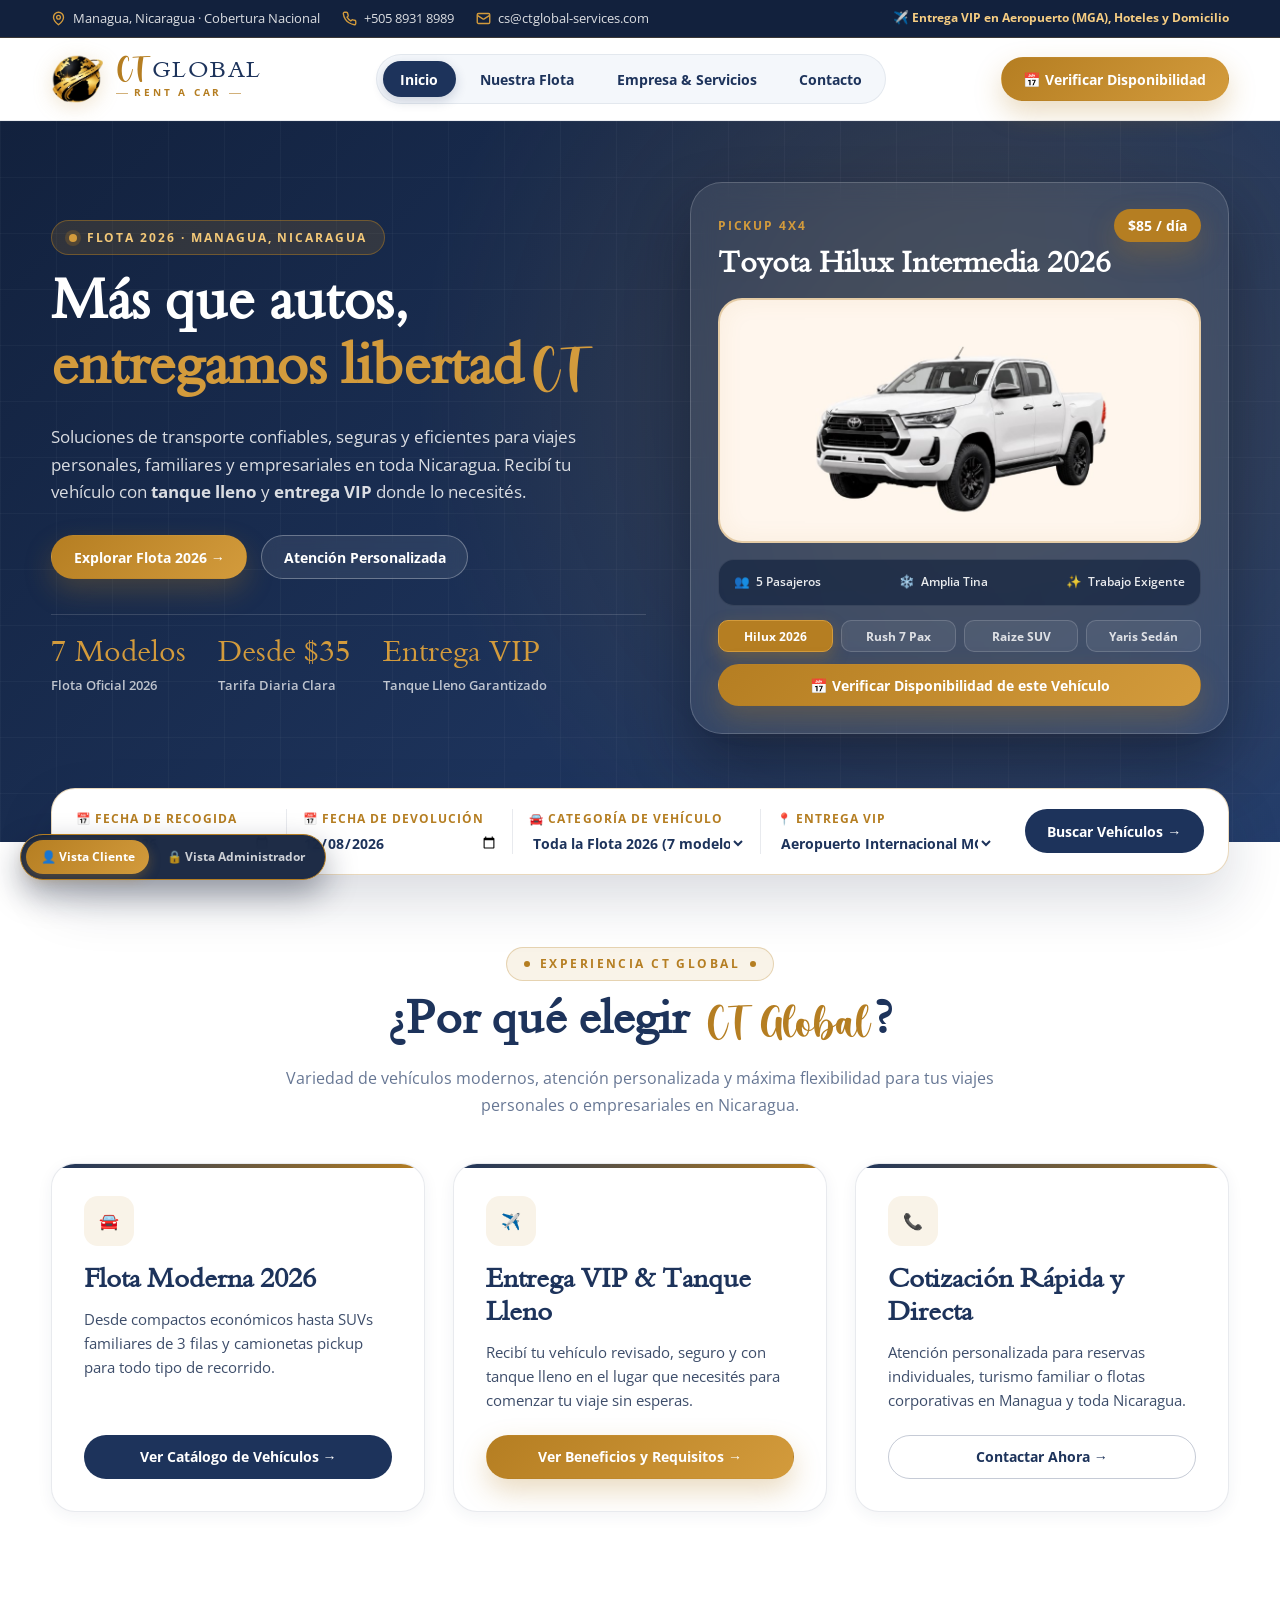
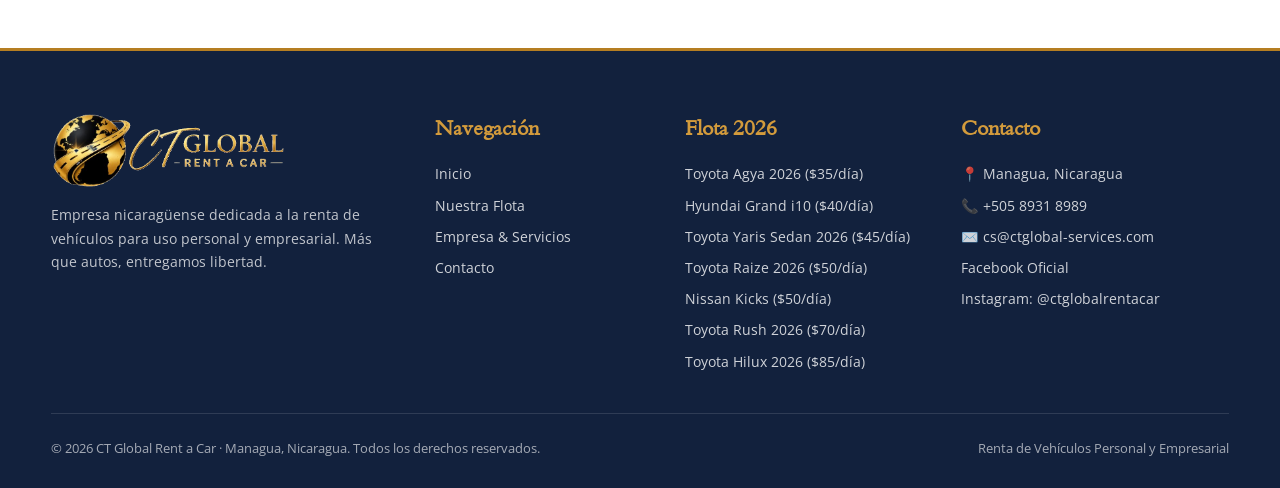
<file: index.html>
<!DOCTYPE html>
<html lang="es">
<head>
  <meta charset="UTF-8" />
  <meta name="viewport" content="width=device-width, initial-scale=1.0" />
  <title>CT Global Rent a Car | Renta de Vehículos en Managua, Nicaragua</title>
  <meta name="description" content="CT Global Rent a Car es una empresa nicaragüense dedicada a la renta de vehículos económicos, sedanes, SUV y pickups 2026 para uso personal y empresarial en Managua, Nicaragua." />

  <!-- Google Fonts: Open Sans & Cormorant Garamond fallback -->
  <link rel="preconnect" href="https://fonts.googleapis.com" />
  <link rel="preconnect" href="https://fonts.gstatic.com" crossorigin />
  <link href="https://fonts.googleapis.com/css2?family=Cormorant+Garamond:wght@500;600;700&family=Open+Sans:ital,wght@0,400;0,500;0,600;0,700;0,800;1,400&display=swap" rel="stylesheet" />

  <!-- Brand Webfonts (Breathing + Traditional Arabic) & Main Styles -->
  <link rel="stylesheet" href="css/styles.css" />
  <link rel="icon" type="image/png" href="assets/images/logo-globe.png" />
</head>
<body>

  <!-- ========================================================================
       1. TOP EXECUTIVE BAR (100% CUSTOMER-FACING)
       ======================================================================== -->
  <div class="topbar">
    <div class="container topbar-inner">
      <div class="topbar-items">
        <span class="topbar-item">
          <svg width="15" height="15" viewBox="0 0 24 24" fill="none" stroke="currentColor" stroke-width="2.2"><path d="M20 10c0 6-8 12-8 12s-8-6-8-12a8 8 0 0 1 16 0Z"/><circle cx="12" cy="10" r="3"/></svg>
          Managua, Nicaragua · Cobertura Nacional
        </span>
        <span class="topbar-item">
          <svg width="15" height="15" viewBox="0 0 24 24" fill="none" stroke="currentColor" stroke-width="2.2"><path d="M22 16.92v3a2 2 0 0 1-2.18 2 19.79 19.79 0 0 1-8.63-3.07 19.5 19.5 0 0 1-6-6 19.79 19.79 0 0 1-3.07-8.67A2 2 0 0 1 4.11 2h3a2 2 0 0 1 2 1.72 12.84 12.84 0 0 0 .7 2.81 2 2 0 0 1-.45 2.11L8.09 9.91a16 16 0 0 0 6 6l1.27-1.27a2 2 0 0 1 2.11-.45 12.84 12.84 0 0 0 2.81.7A2 2 0 0 1 22 16.92z"/></svg>
          <a href="tel:+50589318989">+505 8931 8989</a>
        </span>
        <span class="topbar-item">
          <svg width="15" height="15" viewBox="0 0 24 24" fill="none" stroke="currentColor" stroke-width="2.2"><rect width="20" height="16" x="2" y="4" rx="2"/><path d="m22 7-8.97 5.7a1.94 1.94 0 0 1-2.06 0L2 7"/></svg>
          <a href="mailto:cs@ctglobal-services.com">cs@ctglobal-services.com</a>
        </span>
      </div>
      <div class="topbar-right">
        <span style="font-size: 0.78rem; color: #f6cd82; font-weight: 700;">
          ✈️ Entrega VIP en Aeropuerto (MGA), Hoteles y Domicilio
        </span>
      </div>
    </div>
  </div>

  <!-- ========================================================================
       2. STICKY NAVBAR (CUSTOMER NAVIGATION ONLY)
       ======================================================================== -->
  <header class="navbar" id="navbar">
    <div class="container navbar-inner">
      <div class="brand-logo" data-screen-target="inicio" role="button" tabindex="0" aria-label="Ir a Inicio">
        <img src="assets/images/logo-globe.png" alt="CT Global Emblem" class="brand-globe" />
        <div class="brand-wordmark">
          <div class="brand-wordmark-top">
            <span class="brand-ct">CT</span>
            <span class="brand-global">GLOBAL</span>
          </div>
          <span class="brand-sub">RENT A CAR</span>
        </div>
      </div>

      <nav class="nav-links" id="navLinks" aria-label="Navegación principal">
        <button type="button" class="nav-tab-btn active" data-screen-target="inicio">
          Inicio
        </button>
        <button type="button" class="nav-tab-btn" data-screen-target="flota">
          Nuestra Flota
        </button>
        <button type="button" class="nav-tab-btn" data-screen-target="nosotros">
          Empresa &amp; Servicios
        </button>
        <button type="button" class="nav-tab-btn" data-screen-target="contacto">
          Contacto
        </button>
      </nav>

      <div class="nav-actions">
        <button type="button" class="btn btn-gold" data-screen-target="flota">
          📅 Verificar Disponibilidad
        </button>

        <button class="mobile-toggle" id="mobileToggle" aria-label="Abrir menú">
          <svg width="22" height="22" viewBox="0 0 24 24" fill="none" stroke="currentColor" stroke-width="2.2"><line x1="3" y1="6" x2="21" y2="6"/><line x1="3" y1="12" x2="21" y2="12"/><line x1="3" y1="18" x2="21" y2="18"/></svg>
        </button>
      </div>
    </div>
  </header>

  <!-- ========================================================================
       PANTALLA 1: INICIO (CUSTOMER HOME)
       ======================================================================== -->
  <main class="app-screen active" id="screen-inicio">
    <section class="hero">
      <div class="container hero-grid">
        <!-- Left Column -->
        <div class="hero-copy">
          <div class="hero-badge">
            <span class="hero-badge-dot"></span>
            Flota 2026 · Managua, Nicaragua
          </div>

          <h1 class="hero-title">
            Más que autos,
            <span class="gold-serif">entregamos libertad<span class="script-word">CT</span></span>
          </h1>

          <p class="hero-description">
            Soluciones de transporte confiables, seguras y eficientes para viajes personales, familiares y empresariales en toda Nicaragua. Recibí tu vehículo con <strong>tanque lleno</strong> y <strong>entrega VIP</strong> donde lo necesités.
          </p>

          <div class="hero-cta-group">
            <button type="button" class="btn btn-gold" data-screen-target="flota">
              Explorar Flota 2026 →
            </button>
            <button type="button" class="btn btn-outline-white" data-screen-target="contacto">
              Atención Personalizada
            </button>
          </div>

          <div class="hero-metrics">
            <div>
              <div class="hero-metric-value">7 Modelos</div>
              <div class="hero-metric-label">Flota Oficial 2026</div>
            </div>
            <div>
              <div class="hero-metric-value">Desde $35</div>
              <div class="hero-metric-label">Tarifa Diaria Clara</div>
            </div>
            <div>
              <div class="hero-metric-value">Entrega VIP</div>
              <div class="hero-metric-label">Tanque Lleno Garantizado</div>
            </div>
          </div>
        </div>

        <!-- Right Column: Studio Showroom Pod -->
        <div class="hero-showcase">
          <div class="hero-stage-card">
            <div class="hero-stage-top">
              <span class="hero-car-category" id="heroCarCategory">Pickup 4x4</span>
              <span class="hero-car-price-pill" id="heroCarPrice">$85 / día</span>
            </div>
            <h2 class="hero-car-name" id="heroCarName">Toyota Hilux Intermedia 2026</h2>

            <div class="hero-car-frame">
              <img
                src="assets/images/car-hilux.png"
                alt="Toyota Hilux Intermedia 2026"
                class="hero-car-img"
                id="heroCarImg"
              />
            </div>

            <div class="hero-car-specs">
              <span class="hero-spec-chip">
                👥 <span id="heroSpec1">5 Pasajeros</span>
              </span>
              <span class="hero-spec-chip">
                ❄️ <span id="heroSpec2">Amplia Tina</span>
              </span>
              <span class="hero-spec-chip">
                ✨ <span id="heroSpec3">Trabajo Exigente</span>
              </span>
            </div>

            <div class="hero-switcher" role="tablist" aria-label="Destacados de la flota" style="margin-bottom: 0.75rem;">
              <button type="button" class="hero-switch-btn active">Hilux 2026</button>
              <button type="button" class="hero-switch-btn">Rush 7 Pax</button>
              <button type="button" class="hero-switch-btn">Raize SUV</button>
              <button type="button" class="hero-switch-btn">Yaris Sedán</button>
            </div>

            <button type="button" class="btn btn-gold" id="heroCheckBtn" style="width: 100%; padding: 0.65rem;">
              📅 Verificar Disponibilidad de este Vehículo
            </button>
          </div>
        </div>
      </div>
    </section>

    <!-- Floating Quick Date Search Bar -->
    <div class="container quick-bar-wrapper">
      <div class="quick-bar">
        <div class="quick-field">
          <span class="quick-label">📅 Fecha de Recogida</span>
          <input type="date" id="homeStartDate" class="quick-input" aria-label="Fecha de Recogida" />
        </div>

        <div class="quick-field">
          <span class="quick-label">📅 Fecha de Devolución</span>
          <input type="date" id="homeEndDate" class="quick-input" aria-label="Fecha de Devolución" />
        </div>

        <div class="quick-field">
          <span class="quick-label">🚘 Categoría de Vehículo</span>
          <select class="quick-select" id="homeCategorySelect" aria-label="Categoría de Vehículo">
            <option value="all">Toda la Flota 2026 (7 modelos)</option>
            <option value="economico">Económicos ($35 - $40/día)</option>
            <option value="sedan">Sedán Ejecutivo ($45/día)</option>
            <option value="suv">SUV &amp; Familiar 7 Pax ($50 - $70/día)</option>
            <option value="pickup">Pickup / Camioneta 4x4 ($85/día)</option>
          </select>
        </div>

        <div class="quick-field">
          <span class="quick-label">📍 Entrega VIP</span>
          <select class="quick-select" aria-label="Lugar de Entrega VIP">
            <option>Aeropuerto Internacional MGA</option>
            <option>Managua Centro / Hotel</option>
            <option>Entrega VIP a Domicilio</option>
          </select>
        </div>

        <button type="button" class="btn btn-navy" id="homeSearchBtn">
          Buscar Vehículos →
        </button>
      </div>
    </div>

    <!-- Customer Value Propositions on Home -->
    <section class="home-hub-section">
      <div class="container">
        <div class="section-header">
          <span class="section-eyebrow">Experiencia CT Global</span>
          <h2 class="section-title">¿Por qué elegir <span class="script-accent">CT Global</span>?</h2>
          <p class="section-subtitle">
            Variedad de vehículos modernos, atención personalizada y máxima flexibilidad para tus viajes personales o empresariales en Nicaragua.
          </p>
        </div>

        <div class="hub-cards-grid">
          <div class="hub-card">
            <div>
              <div class="hub-card-icon">🚘</div>
              <h3 class="hub-card-title">Flota Moderna 2026</h3>
              <p class="hub-card-text">
                Desde compactos económicos hasta SUVs familiares de 3 filas y camionetas pickup para todo tipo de recorrido.
              </p>
            </div>
            <button type="button" class="btn btn-navy" data-screen-target="flota">
              Ver Catálogo de Vehículos →
            </button>
          </div>

          <div class="hub-card">
            <div>
              <div class="hub-card-icon">✈️</div>
              <h3 class="hub-card-title">Entrega VIP &amp; Tanque Lleno</h3>
              <p class="hub-card-text">
                Recibí tu vehículo revisado, seguro y con tanque lleno en el lugar que necesités para comenzar tu viaje sin esperas.
              </p>
            </div>
            <button type="button" class="btn btn-gold" data-screen-target="nosotros">
              Ver Beneficios y Requisitos →
            </button>
          </div>

          <div class="hub-card">
            <div>
              <div class="hub-card-icon">📞</div>
              <h3 class="hub-card-title">Cotización Rápida y Directa</h3>
              <p class="hub-card-text">
                Atención personalizada para reservas individuales, turismo familiar o flotas corporativas en Managua y toda Nicaragua.
              </p>
            </div>
            <button type="button" class="btn btn-outline-navy" data-screen-target="contacto">
              Contactar Ahora →
            </button>
          </div>
        </div>
      </div>
    </section>
  </main>

  <!-- ========================================================================
       PANTALLA 2: NUESTRA FLOTA (MINIMAL CARDS + "VERIFICAR DISPONIBILIDAD")
       ======================================================================== -->
  <section class="app-screen" id="screen-flota">
    <div class="fleet-screen-section">
      <div class="container">
        <div class="section-header">
          <span class="section-eyebrow">Catálogo Oficial 2026</span>
          <h2 class="section-title">Nuestra Flota de <span class="script-accent">Vehículos</span></h2>
          <p class="section-subtitle">
            Seleccioná el vehículo de tu interés y hacé clic en <strong>"Verificar Disponibilidad"</strong> para ver todas sus cualidades, consultar fechas disponibles y reservar.
          </p>
        </div>

        <!-- Category Tabs -->
        <div class="fleet-filters" role="tablist">
          <button type="button" class="filter-tab active" data-filter="all">Todos (7)</button>
          <button type="button" class="filter-tab" data-filter="economico">Económicos (2)</button>
          <button type="button" class="filter-tab" data-filter="sedan">Sedán (1)</button>
          <button type="button" class="filter-tab" data-filter="suv">SUV &amp; Familiar (3)</button>
          <button type="button" class="filter-tab" data-filter="pickup">Camionetas / Pickup (1)</button>
        </div>

        <!-- Minimal 7 Vehicle Cards Container -->
        <div class="fleet-grid" id="fleetGridContainer"></div>
      </div>
    </div>
  </section>

  <!-- ========================================================================
       PANTALLA 3: EMPRESA, SERVICIOS, BENEFICIOS & REQUISITOS
       ======================================================================== -->
  <section class="app-screen" id="screen-nosotros">
    <div class="about-section">
      <div class="container">
        <div class="about-top-grid">
          <div class="about-visual">
            <div class="about-photo-frame">
              <img src="assets/images/about-parking.png" alt="Flota CT Global Rent a Car en Nicaragua" />
            </div>
            <div class="about-overlay-badge">
              <span class="badge-title">CTGLOBAL</span>
              <span class="badge-sub">Rent a Car · Nicaragua</span>
            </div>
          </div>

          <div class="about-content">
            <span class="section-eyebrow">Identidad Corporativa</span>
            <h2 class="section-title" style="text-align: left;">Sobre <span class="script-accent">Nosotros</span></h2>
            <p class="about-lead">
              CT Global Rent a Car es una empresa nicaragüense dedicada a la renta de vehículos, orientada a brindar soluciones de transporte confiables, seguras y eficientes para quienes nos eligen.
            </p>
            <p class="about-text">
              Nuestro compromiso está enfocado en el cumplimiento, la calidad del servicio y la satisfacción del cliente.
            </p>

            <div class="corp-info-card">
              <div class="corp-info-header">
                <h3>Información general de la empresa</h3>
                <span style="font-size: 0.74rem; letter-spacing: 0.14em; text-transform: uppercase; color: var(--color-gold-light); font-weight: 700;">Ficha Oficial</span>
              </div>
              <div class="corp-row">
                <div class="corp-key">Nombre comercial</div>
                <div class="corp-val">CT Global Rent a Car</div>
              </div>
              <div class="corp-row">
                <div class="corp-key">Actividad comercial</div>
                <div class="corp-val">Alquiler de vehículos</div>
              </div>
              <div class="corp-row">
                <div class="corp-key">Ubicación</div>
                <div class="corp-val">Managua, Nicaragua</div>
              </div>
              <div class="corp-row">
                <div class="corp-key">Sector</div>
                <div class="corp-val">Transporte y servicios de alquiler</div>
              </div>
              <div class="corp-row">
                <div class="corp-key">Servicio principal</div>
                <div class="corp-val">Renta de vehículos para uso personal y empresarial</div>
              </div>
            </div>
          </div>
        </div>

        <!-- Visión & Misión -->
        <div class="vision-mission-box">
          <img src="assets/images/banner-suvs.png" alt="Flota SUV CT Global Rent a Car" class="vm-banner-img" />
          <div class="vm-grid">
            <div>
              <div class="vm-card-header">
                <div class="vm-icon">👁️</div>
                <h3 class="vm-title">Visión</h3>
              </div>
              <p>
                Ser una empresa líder en el servicio de renta vehicular, reconocida por la calidad del servicio, la confiabilidad de nuestra flota y el compromiso con nuestros clientes, consolidándonos como un aliado estratégico en soluciones de movilidad a nivel nacional.
              </p>
            </div>
            <div class="vm-divider"></div>
            <div>
              <div class="vm-card-header">
                <div class="vm-icon">🎯</div>
                <h3 class="vm-title">Misión</h3>
              </div>
              <p>
                Brindar servicios de renta de vehículos en Nicaragua, ofreciendo óptimas condiciones operativas, con cumplimiento de los términos contractuales, tarifas competitivas y atención profesional, orientados a satisfacer las necesidades de movilidad de nuestros usuarios.
              </p>
            </div>
          </div>
        </div>

        <!-- Nuestros Servicios -->
        <div class="section-header">
          <span class="section-eyebrow">Soluciones de Movilidad</span>
          <h2 class="section-title">Nuestros <span class="script-accent">Servicios</span></h2>
        </div>

        <div class="services-grid">
          <div class="service-card">
            <div class="service-icon">🚗</div>
            <h3 class="service-title">Alquiler de vehículos económicos</h3>
            <p class="service-desc">Opciones prácticas y cómodas para movilizarse por la ciudad y realizar actividades cotidianas.</p>
          </div>

          <div class="service-card">
            <div class="service-icon">🛻</div>
            <h3 class="service-title">Alquiler de camionetas</h3>
            <p class="service-desc">Alternativas para trabajos, actividades comerciales y necesidades de transporte.</p>
          </div>

          <div class="service-card">
            <div class="service-icon">🚙</div>
            <h3 class="service-title">Alquiler de SUV</h3>
            <p class="service-desc">Vehículos espaciosos y versátiles para viajes, familias y aventuras.</p>
          </div>

          <div class="service-card">
            <div class="service-icon">🚐</div>
            <h3 class="service-title">Alquiler de vehículos amplios</h3>
            <p class="service-desc">Opciones para grupos, familias y necesidades de mayor capacidad.</p>
          </div>
        </div>

        <!-- Beneficios & Requisitos -->
        <div class="ben-req-layout">
          <div class="panel-card">
            <h3 class="panel-title">Beneficios</h3>
            <p class="panel-desc">Estándares incluidos en cada entrega de vehículo:</p>
            <div class="benefits-list">
              <div class="benefit-item">
                <div class="benefit-icon">✓</div>
                <h4 class="benefit-name">Brindamos comodidad</h4>
                <p class="benefit-text">Nos encargamos de que tu experiencia sea cómoda desde el primer kilómetro.</p>
              </div>
              <div class="benefit-item">
                <div class="benefit-icon">✓</div>
                <h4 class="benefit-name">Seguridad garantizada</h4>
                <p class="benefit-text">Vehículos revisados y en excelentes condiciones para que manejes con tranquilidad en cada viaje.</p>
              </div>
              <div class="benefit-item">
                <div class="benefit-icon">✓</div>
                <h4 class="benefit-name">Entrega VIP</h4>
                <p class="benefit-text">Más facilidad para vos: entregamos tu vehículo en el lugar que necesités.</p>
              </div>
              <div class="benefit-item">
                <div class="benefit-icon">✓</div>
                <h4 class="benefit-name">Tanque lleno</h4>
                <p class="benefit-text">Recibí tu vehículo preparado para la aventura, con tanque lleno para comenzar tu recorrido sin esperar.</p>
              </div>
            </div>
          </div>

          <div class="panel-card navy-panel">
            <h3 class="panel-title">Requisitos</h3>
            <p class="panel-desc">3 requisitos simples para formalizar tu alquiler:</p>
            <div class="req-steps">
              <div class="req-step">
                <span class="req-num">1</span>
                <div>
                  <h4 class="req-step-title">Documento de identidad</h4>
                  <p class="req-step-desc">Cédula de identidad o pasaporte.</p>
                </div>
              </div>
              <div class="req-step">
                <span class="req-num">2</span>
                <div>
                  <h4 class="req-step-title">Licencia de conducir</h4>
                  <p class="req-step-desc">Vigente y en buen estado.</p>
                </div>
              </div>
              <div class="req-step">
                <span class="req-num">3</span>
                <div>
                  <h4 class="req-step-title">Depósito y Pago de alquiler</h4>
                  <p class="req-step-desc">Según las condiciones de tu reserva.</p>
                </div>
              </div>
            </div>
          </div>
        </div>
      </div>
    </div>
  </section>

  <!-- ========================================================================
       PANTALLA 4: CONTACTO DIRECTO & QR INSTAGRAM
       ======================================================================== -->
  <section class="app-screen" id="screen-contacto">
    <div class="contact-section">
      <div class="container">
        <div class="contact-card">
          <div>
            <span class="section-eyebrow">Atención Personalizada</span>
            <h2 class="section-title" style="text-align: left;">Contacto <span class="script-accent">Oficial</span></h2>
            <p class="section-subtitle" style="text-align: left;">
              Comunicate directamente con nuestro equipo en Managua, Nicaragua para cotizaciones personales o corporativas.
            </p>

            <div class="contact-channels">
              <a href="https://wa.me/50589318989" target="_blank" rel="noopener" class="channel-item">
                <span class="channel-icon">📞</span>
                <div>
                  <span class="channel-label">Teléfono &amp; WhatsApp</span>
                  <span class="channel-value">+505 8931 8989</span>
                </div>
              </a>

              <a href="mailto:cs@ctglobal-services.com" class="channel-item">
                <span class="channel-icon">✉️</span>
                <div>
                  <span class="channel-label">Correo Electrónico</span>
                  <span class="channel-value">cs@ctglobal-services.com</span>
                </div>
              </a>

              <a href="https://www.facebook.com/share/19JTYWDM8F/?mibextid=wwXIfr" target="_blank" rel="noopener" class="channel-item">
                <span class="channel-icon">f</span>
                <div>
                  <span class="channel-label">Facebook Oficial</span>
                  <span class="channel-value">CT Global Rent a Car</span>
                </div>
              </a>

              <a href="https://www.instagram.com/ctglobalrentacar" target="_blank" rel="noopener" class="channel-item">
                <span class="channel-icon">IG</span>
                <div>
                  <span class="channel-label">Instagram</span>
                  <span class="channel-value">@ctglobalrentacar</span>
                </div>
              </a>
            </div>
          </div>

          <div class="qr-showcase">
            <img src="assets/images/qr-instagram.png" alt="Código QR Instagram @ctglobalrentacar" />
            <span class="qr-caption">Escaneá para seguirnos en Instagram</span>
          </div>
        </div>
      </div>
    </div>
  </section>

  <!-- ========================================================================
       MODAL DE DETALLE COMPLETO DEL VEHÍCULO & VERIFICADOR DE DISPONIBILIDAD
       (Opened ONLY when clicking "Verificar Disponibilidad")
       ======================================================================== -->
  <div class="modal-overlay" id="clientBookingModal" role="dialog" aria-modal="true">
    <div class="modal-box modal-wide">
      <div class="modal-header">
        <div>
          <span id="modalCarCategory" style="font-size: 0.72rem; text-transform: uppercase; letter-spacing: 0.14em; color: var(--color-gold-light); font-weight: 700; display: block;">Categoría</span>
          <h3 class="modal-title" id="bookingModalCarTitle">Detalle y Disponibilidad</h3>
        </div>
        <button type="button" class="modal-close" onclick="closeClientBookingModal()" aria-label="Cerrar">×</button>
      </div>

      <div class="modal-body">
        <div class="detail-modal-grid">
          <!-- Left Column: Full Vehicle Information & Cualidades Completas -->
          <div class="detail-car-showcase">
            <div class="detail-car-stage">
              <img src="assets/images/car-agya.png" alt="Vehículo" id="modalCarImg" />
            </div>

            <div class="detail-price-row">
              <span style="font-size: 0.84rem; font-weight: 700; color: var(--color-navy);">Tarifa de Alquiler:</span>
              <span id="modalCarPrice" style="font-family: var(--font-global); font-size: 2rem; font-weight: 700; color: var(--color-gold); line-height: 1;">$35 / día</span>
            </div>

            <div class="detail-qualities-title">Cualidades Completas del Vehículo:</div>
            <ul class="car-qualities-list" id="modalCarQualities" style="margin-bottom: 1.1rem;"></ul>

            <div style="background: var(--color-white); border-radius: 10px; padding: 0.75rem 0.9rem; font-size: 0.78rem; border: 1px solid rgba(29,51,91,0.08);">
              <strong style="color: var(--color-navy); display: block; margin-bottom: 0.2rem;">✓ Incluye con tu reserva:</strong>
              Tanque lleno de fábrica · Entrega VIP · Vehículo revisado y garantizado.
            </div>
          </div>

          <!-- Right Column: Interactive Date Availability Checker & Booking Form -->
          <div>
            <div class="mini-cal-wrapper" style="margin-bottom: 1.1rem;">
              <div class="mini-cal-header">
                <span>Disponibilidad próximos 10 días:</span>
                <span>🟢 Libre · 🔴 Reservado</span>
              </div>
              <div class="mini-cal-strip" id="modalMiniCalendar"></div>
            </div>

            <form id="clientBookingForm">
              <input type="hidden" id="bookingCarId" />

              <div class="form-grid" style="margin-bottom: 0.9rem;">
                <div class="form-group">
                  <label for="bookingStartDate">📅 Fecha de Recogida</label>
                  <input type="date" id="bookingStartDate" class="form-control" required />
                </div>

                <div class="form-group">
                  <label for="bookingEndDate">📅 Fecha de Devolución</label>
                  <input type="date" id="bookingEndDate" class="form-control" required />
                </div>
              </div>

              <!-- Live Availability Verdict Box -->
              <div id="bookingStatusBanner" class="car-date-status-box free-box"></div>

              <div class="form-grid">
                <div class="form-group">
                  <label for="bookingClientName">Tu Nombre Completo</label>
                  <input type="text" id="bookingClientName" class="form-control" placeholder="Ej. Andrea Morales" required />
                </div>

                <div class="form-group">
                  <label for="bookingClientPhone">Teléfono / WhatsApp</label>
                  <input type="text" id="bookingClientPhone" class="form-control" placeholder="Ej. +505 8811 2233" required />
                </div>

                <div class="form-group">
                  <label for="bookingClientDoc">Cédula o Pasaporte</label>
                  <input type="text" id="bookingClientDoc" class="form-control" placeholder="Ej. 001-101090-0011X" required />
                </div>

                <div class="form-group">
                  <label for="bookingPickup">Punto de Entrega VIP</label>
                  <select id="bookingPickup" class="form-control">
                    <option>Aeropuerto Internacional MGA, Managua</option>
                    <option>Entrega VIP a Domicilio / Hotel en Managua</option>
                    <option>Oficina Principal CT Global · Managua</option>
                  </select>
                </div>

                <div class="form-group full-width">
                  <label for="bookingDestination">Ciudad / Destino de Viaje en Nicaragua</label>
                  <input type="text" id="bookingDestination" class="form-control" placeholder="Ej. Granada &amp; Masaya" required />
                </div>
              </div>

              <div class="modal-summary-bar">
                <span id="bookingSummaryText">Duración: 3 días · Total: $105 USD</span>
              </div>

              <div class="modal-footer">
                <button type="button" class="btn btn-outline-navy" onclick="closeClientBookingModal()">Cerrar</button>
                <button type="submit" class="btn btn-gold" id="bookingSubmitBtn">Confirmar Reserva</button>
              </div>
            </form>
          </div>
        </div>
      </div>
    </div>
  </div>

  <!-- Toast Notification -->
  <div class="toast-msg" id="toastMsg" role="status" aria-live="polite"></div>

  <!-- ========================================================================
       FOOTER (100% CUSTOMER-FACING)
       ======================================================================== -->
  <footer class="footer">
    <div class="container">
      <div class="footer-grid">
        <div>
          <img src="assets/images/logo-full.png" alt="CT Global Rent a Car" class="footer-logo-img" />
          <p class="footer-about-text">
            Empresa nicaragüense dedicada a la renta de vehículos para uso personal y empresarial. Más que autos, entregamos libertad.
          </p>
        </div>

        <div>
          <h4 class="footer-heading">Navegación</h4>
          <ul class="footer-links">
            <li><button type="button" data-screen-target="inicio">Inicio</button></li>
            <li><button type="button" data-screen-target="flota">Nuestra Flota</button></li>
            <li><button type="button" data-screen-target="nosotros">Empresa &amp; Servicios</button></li>
            <li><button type="button" data-screen-target="contacto">Contacto</button></li>
          </ul>
        </div>

        <div>
          <h4 class="footer-heading">Flota 2026</h4>
          <ul class="footer-links">
            <li><button type="button" data-screen-target="flota">Toyota Agya 2026 ($35/día)</button></li>
            <li><button type="button" data-screen-target="flota">Hyundai Grand i10 ($40/día)</button></li>
            <li><button type="button" data-screen-target="flota">Toyota Yaris Sedan 2026 ($45/día)</button></li>
            <li><button type="button" data-screen-target="flota">Toyota Raize 2026 ($50/día)</button></li>
            <li><button type="button" data-screen-target="flota">Nissan Kicks ($50/día)</button></li>
            <li><button type="button" data-screen-target="flota">Toyota Rush 2026 ($70/día)</button></li>
            <li><button type="button" data-screen-target="flota">Toyota Hilux 2026 ($85/día)</button></li>
          </ul>
        </div>

        <div>
          <h4 class="footer-heading">Contacto</h4>
          <ul class="footer-links">
            <li>📍 Managua, Nicaragua</li>
            <li><a href="tel:+50589318989">📞 +505 8931 8989</a></li>
            <li><a href="mailto:cs@ctglobal-services.com">✉️ cs@ctglobal-services.com</a></li>
            <li><a href="https://www.facebook.com/share/19JTYWDM8F/?mibextid=wwXIfr" target="_blank" rel="noopener">Facebook Oficial</a></li>
            <li><a href="https://www.instagram.com/ctglobalrentacar" target="_blank" rel="noopener">Instagram: @ctglobalrentacar</a></li>
          </ul>
        </div>
      </div>

      <div class="footer-bottom">
        <span>© 2026 CT Global Rent a Car · Managua, Nicaragua. Todos los derechos reservados.</span>
        <span>Renta de Vehículos Personal y Empresarial</span>
      </div>
    </div>
  </footer>

  <!-- Discreet Floating Demo Switcher (For Presentation Switch Between Client View and Admin View) -->
  <div class="demo-floating-switcher" aria-label="Selector de entorno demo">
    <a href="index.html" class="demo-switch-link active">
      👤 Vista Cliente
    </a>
    <a href="admin.html" class="demo-switch-link">
      🔒 Vista Administrador
    </a>
  </div>

  <script src="js/data.js"></script>
  <script src="js/main.js"></script>
</body>
</html>
</file>
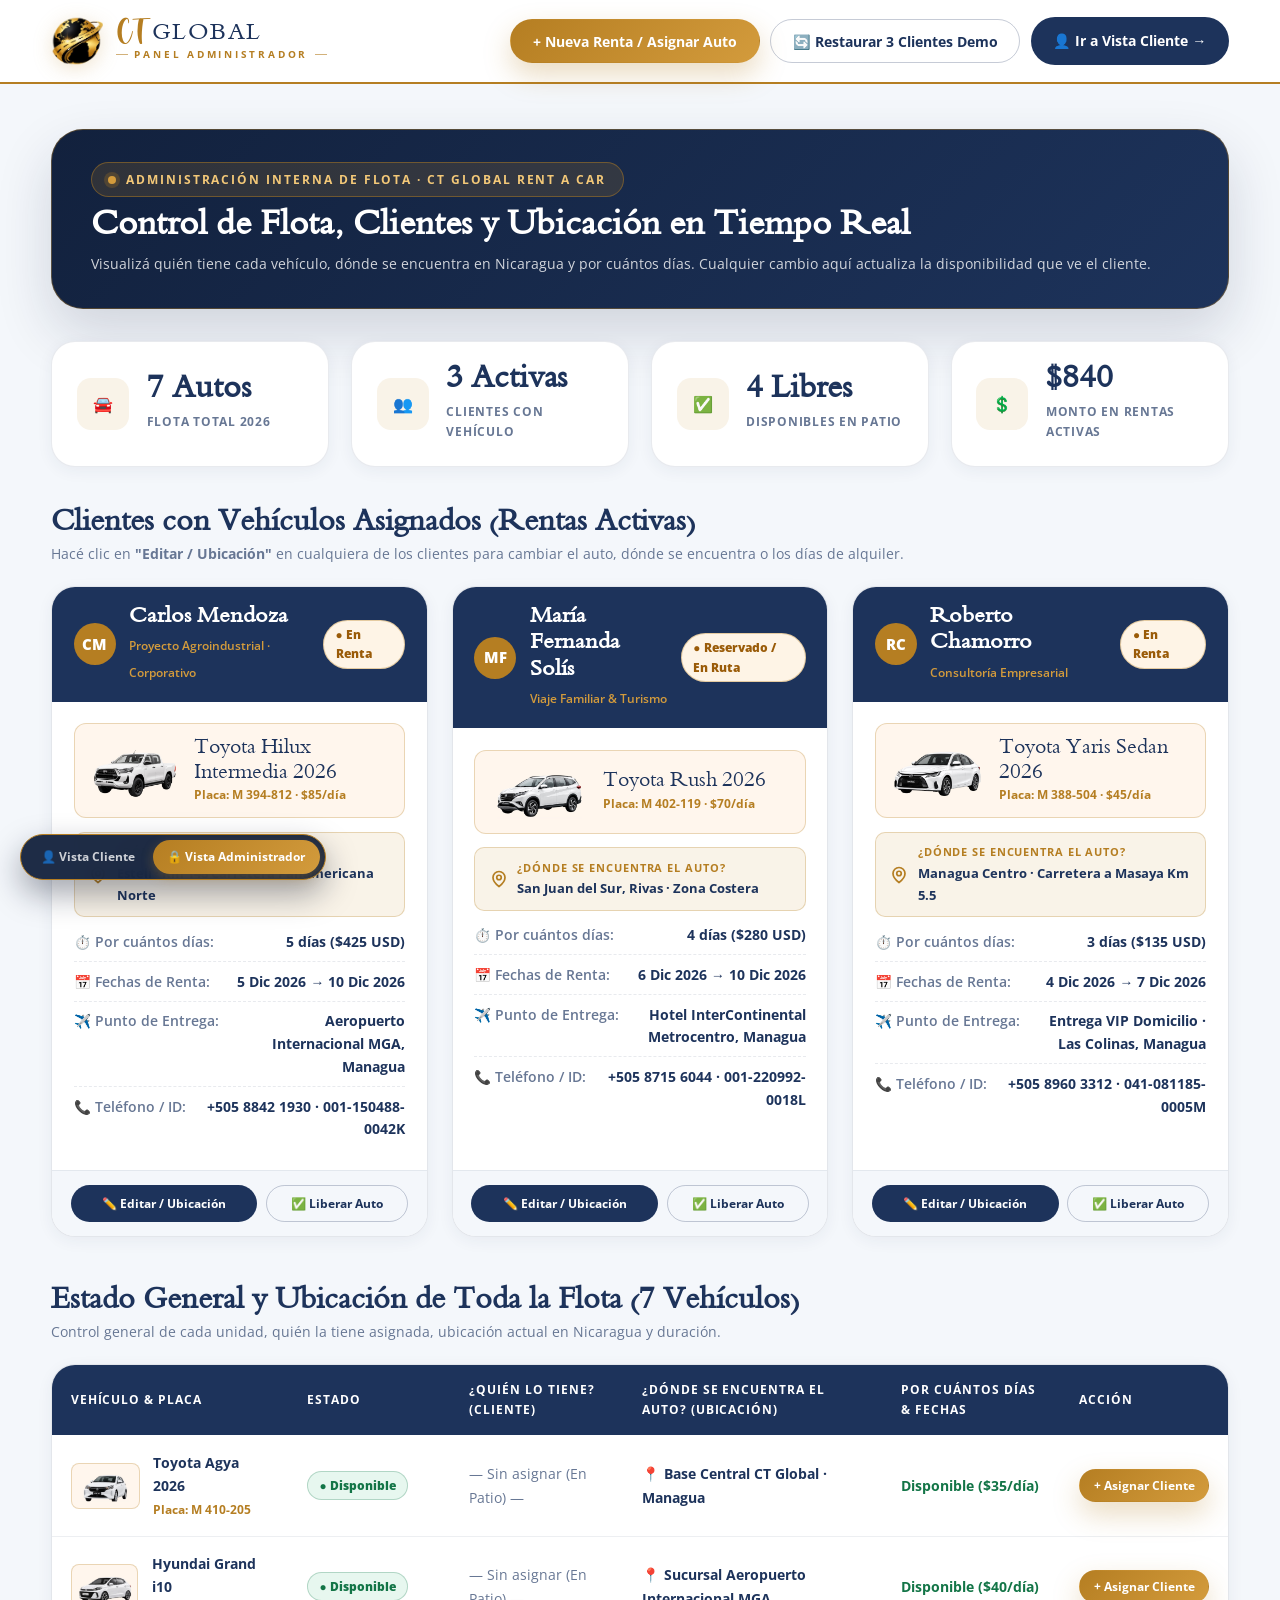
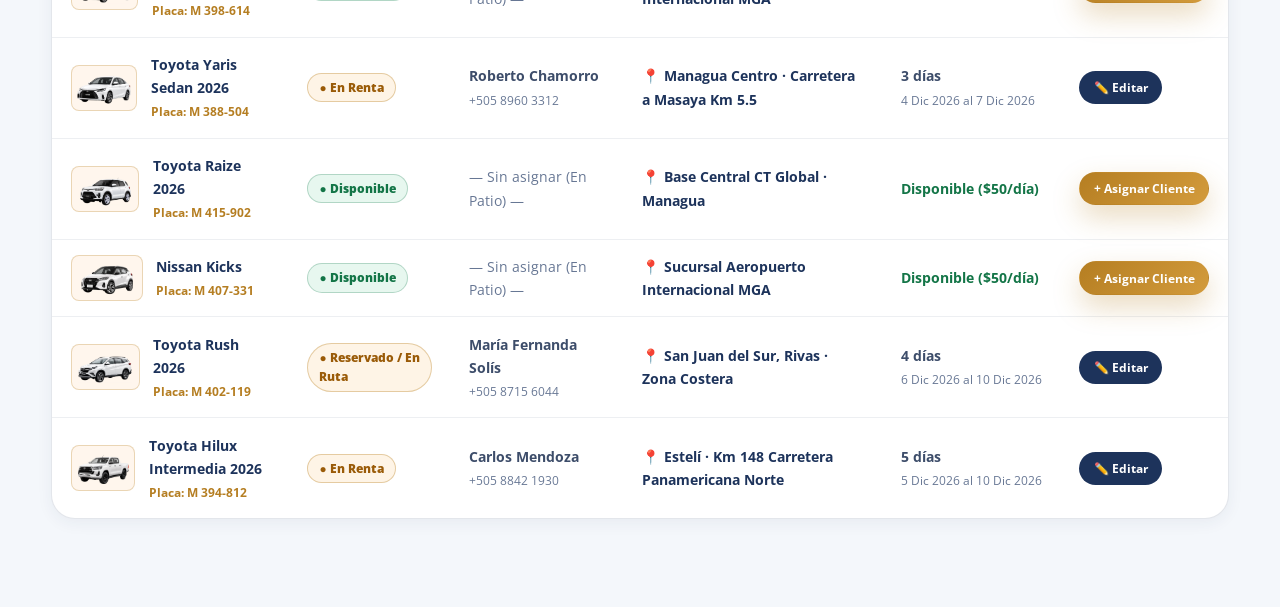
<file: admin.html>
<!DOCTYPE html>
<html lang="es">
<head>
  <meta charset="UTF-8" />
  <meta name="viewport" content="width=device-width, initial-scale=1.0" />
  <title>Panel Administrador Demo | CT Global Rent a Car</title>

  <!-- Google Fonts: Open Sans & Cormorant Garamond fallback -->
  <link rel="preconnect" href="https://fonts.googleapis.com" />
  <link rel="preconnect" href="https://fonts.gstatic.com" crossorigin />
  <link href="https://fonts.googleapis.com/css2?family=Cormorant+Garamond:wght@500;600;700&family=Open+Sans:ital,wght@0,400;0,500;0,600;0,700;0,800;1,400&display=swap" rel="stylesheet" />

  <!-- Brand Webfonts & Main Styles -->
  <link rel="stylesheet" href="css/styles.css" />
  <link rel="icon" type="image/png" href="assets/images/logo-globe.png" />
</head>
<body style="background-color: var(--color-navy-tint);">

  <!-- ========================================================================
       1. ADMIN HEADER BAR
       ======================================================================== -->
  <header class="navbar" style="border-bottom: 2px solid var(--color-gold);">
    <div class="container navbar-inner">
      <div class="brand-logo">
        <img src="assets/images/logo-globe.png" alt="CT Global Emblem" class="brand-globe" />
        <div class="brand-wordmark">
          <div class="brand-wordmark-top">
            <span class="brand-ct">CT</span>
            <span class="brand-global">GLOBAL</span>
          </div>
          <span class="brand-sub">PANEL ADMINISTRADOR</span>
        </div>
      </div>

      <div class="nav-actions">
        <button type="button" class="btn btn-gold" onclick="openAdminNewRentalForCar('agya')">
          + Nueva Renta / Asignar Auto
        </button>
        <button type="button" class="btn btn-outline-navy" onclick="resetDemoData()">
          🔄 Restaurar 3 Clientes Demo
        </button>
        <a href="index.html" class="btn btn-navy">
          👤 Ir a Vista Cliente →
        </a>
      </div>
    </div>
  </header>

  <!-- ========================================================================
       2. DEDICATED ADMIN DASHBOARD CONTENT
       ======================================================================== -->
  <main class="admin-section">
    <div class="container">
      <!-- Admin Top Banner -->
      <div class="admin-header-banner">
        <div>
          <span class="hero-badge" style="margin-bottom: 0.6rem;">
            <span class="hero-badge-dot"></span>
            Administración Interna de Flota · CT Global Rent a Car
          </span>
          <h1 class="admin-banner-title">Control de Flota, Clientes y Ubicación en Tiempo Real</h1>
          <p class="admin-banner-sub">
            Visualizá quién tiene cada vehículo, dónde se encuentra en Nicaragua y por cuántos días. Cualquier cambio aquí actualiza la disponibilidad que ve el cliente.
          </p>
        </div>
      </div>

      <!-- 4 Live KPIs -->
      <div class="admin-kpi-grid">
        <div class="admin-kpi-card">
          <div class="admin-kpi-icon">🚘</div>
          <div>
            <div class="admin-kpi-value" id="kpiTotalCars">7 Autos</div>
            <div class="admin-kpi-label">Flota Total 2026</div>
          </div>
        </div>

        <div class="admin-kpi-card">
          <div class="admin-kpi-icon">👥</div>
          <div>
            <div class="admin-kpi-value" id="kpiActiveRentals">3 Activas</div>
            <div class="admin-kpi-label">Clientes con Vehículo</div>
          </div>
        </div>

        <div class="admin-kpi-card">
          <div class="admin-kpi-icon">✅</div>
          <div>
            <div class="admin-kpi-value" id="kpiAvailableCars">4 Libres</div>
            <div class="admin-kpi-label">Disponibles en Patio</div>
          </div>
        </div>

        <div class="admin-kpi-card">
          <div class="admin-kpi-icon">💲</div>
          <div>
            <div class="admin-kpi-value" id="kpiActiveRevenue">$840</div>
            <div class="admin-kpi-label">Monto en Rentas Activas</div>
          </div>
        </div>
      </div>

      <!-- Block A: Active Demo Clients Cards (3 Demo People + any new bookings) -->
      <div class="admin-block-header">
        <div>
          <h2 class="admin-block-title">Clientes con Vehículos Asignados (Rentas Activas)</h2>
          <p style="font-size: 0.9rem; color: var(--text-muted);">
            Hacé clic en <strong>"Editar / Ubicación"</strong> en cualquiera de los clientes para cambiar el auto, dónde se encuentra o los días de alquiler.
          </p>
        </div>
      </div>

      <div class="admin-clients-grid" id="adminClientsContainer"></div>

      <!-- Block B: Complete 7-Vehicle Fleet Radar & Location Table -->
      <div class="admin-block-header">
        <div>
          <h2 class="admin-block-title">Estado General y Ubicación de Toda la Flota (7 Vehículos)</h2>
          <p style="font-size: 0.9rem; color: var(--text-muted);">
            Control general de cada unidad, quién la tiene asignada, ubicación actual en Nicaragua y duración.
          </p>
        </div>
      </div>

      <div class="admin-table-card">
        <table class="admin-table">
          <thead>
            <tr>
              <th>Vehículo &amp; Placa</th>
              <th>Estado</th>
              <th>¿Quién lo tiene? (Cliente)</th>
              <th>¿Dónde se encuentra el auto? (Ubicación)</th>
              <th>Por cuántos días &amp; Fechas</th>
              <th>Acción</th>
            </tr>
          </thead>
          <tbody id="adminFleetTableBody"></tbody>
        </table>
      </div>
    </div>
  </main>

  <!-- ========================================================================
       ADMIN EDIT / ASSIGN VEHICLE & LOCATION MODAL
       ======================================================================== -->
  <div class="modal-overlay" id="adminEditModal" role="dialog" aria-modal="true">
    <div class="modal-box">
      <div class="modal-header">
        <h3 class="modal-title" id="adminModalTitle">Editar Renta &amp; Ubicación de Flota</h3>
        <button type="button" class="modal-close" onclick="closeAdminEditModal()" aria-label="Cerrar">×</button>
      </div>
      <div class="modal-body">
        <form id="adminEditForm">
          <input type="hidden" id="adminRentalId" />

          <div class="form-grid">
            <div class="form-group full-width">
              <label for="adminVehicleSelect">Vehículo de la Flota</label>
              <select id="adminVehicleSelect" class="form-control"></select>
            </div>

            <div class="form-group">
              <label for="adminClientName">¿Quién tiene el auto? (Cliente)</label>
              <input type="text" id="adminClientName" class="form-control" required />
            </div>

            <div class="form-group">
              <label for="adminClientRole">Tipo de Viaje / Empresa</label>
              <input type="text" id="adminClientRole" class="form-control" placeholder="Ej. Ejecutivo / Turismo Familiar" />
            </div>

            <div class="form-group">
              <label for="adminClientPhone">Teléfono del Cliente</label>
              <input type="text" id="adminClientPhone" class="form-control" required />
            </div>

            <div class="form-group">
              <label for="adminClientDoc">Cédula / Pasaporte</label>
              <input type="text" id="adminClientDoc" class="form-control" required />
            </div>

            <div class="form-group full-width">
              <label for="adminCurrentLocation">📍 ¿Dónde se encuentra el auto ahora mismo? (Ubicación / Ruta)</label>
              <input type="text" id="adminCurrentLocation" class="form-control" placeholder="Ej. Estelí · Km 148 Carretera Norte" required />
            </div>

            <div class="form-group">
              <label for="adminPickupPoint">Punto de Entrega VIP</label>
              <input type="text" id="adminPickupPoint" class="form-control" />
            </div>

            <div class="form-group">
              <label for="adminStatusSelect">Estado de la Renta</label>
              <select id="adminStatusSelect" class="form-control">
                <option value="En Renta">En Renta (Activo)</option>
                <option value="Reservado / En Ruta">Reservado / En Ruta</option>
                <option value="Entrega VIP Programada">Entrega VIP Programada</option>
              </select>
            </div>

            <div class="form-group">
              <label for="adminStartDate">Fecha de Inicio</label>
              <input type="date" id="adminStartDate" class="form-control" required />
            </div>

            <div class="form-group">
              <label for="adminEndDate">Fecha de Devolución</label>
              <input type="date" id="adminEndDate" class="form-control" required />
            </div>
          </div>

          <div class="modal-summary-bar">
            <span id="adminModalSummary">Calculando días y tarifa...</span>
          </div>

          <div class="modal-footer">
            <button type="button" class="btn btn-outline-navy" onclick="closeAdminEditModal()">Cancelar</button>
            <button type="submit" class="btn btn-gold">Guardar Cambios en Flota</button>
          </div>
        </form>
      </div>
    </div>
  </div>

  <!-- Toast Notification -->
  <div class="toast-msg" id="toastMsg" role="status" aria-live="polite"></div>

  <!-- Discreet Floating Demo Switcher (For Presentation Switch Between Client View and Admin View) -->
  <div class="demo-floating-switcher" aria-label="Selector de entorno demo">
    <a href="index.html" class="demo-switch-link">
      👤 Vista Cliente
    </a>
    <a href="admin.html" class="demo-switch-link active">
      🔒 Vista Administrador
    </a>
  </div>

  <script src="js/data.js"></script>
  <script src="js/admin.js"></script>
</body>
</html>
</file>
<file: css/styles.css>
/* ==========================================================================
   CT GLOBAL RENT A CAR — MULTI-SCREEN WEB APP & ADMIN DEMO STYLESHEET
   Palette:
     - White:       #ffffff
     - Gray Orange: #b57e22 (Gold / Bronze Accent)
     - Dark Blue:   #1d335b (Primary Brand Navy)
   Typography:
     - "CT":        'Breathing', cursive
     - "GLOBAL":    'Traditional Arabic', 'Cormorant Garamond', serif
     - "RENT A CAR":'Open Sans', sans-serif
   ========================================================================== */

@font-face {
  font-family: 'Breathing';
  src: url('../assets/fonts/Breathing.woff') format('woff'),
       url('https://fonts.cdnfonts.com/s/97073/Breathing.woff') format('woff');
  font-weight: 400;
  font-style: normal;
  font-display: swap;
}

@font-face {
  font-family: 'Traditional Arabic';
  src: local('Traditional Arabic'),
       url('../assets/fonts/TraditionalArabic.woff2') format('woff2'),
       url('https://db.onlinewebfonts.com/t/967bcfce977ad86229fdc54d85520dcd.woff2') format('woff2');
  font-weight: 400;
  font-style: normal;
  font-display: swap;
}

:root {
  /* Core Brand Palette */
  --color-white: #ffffff;
  --color-gold: #b57e22;
  --color-gold-light: #d39b3c;
  --color-gold-pale: #f9f3e8;
  --color-studio: #fff6ed; /* Exact native studio canvas RGB(255, 246, 237) */
  --color-gold-border: rgba(181, 126, 34, 0.28);
  --color-navy: #1d335b;
  --color-navy-deep: #12213d;
  --color-navy-soft: #264275;
  --color-navy-tint: #f4f7fb;

  /* Status Colors */
  --status-green-bg: #e7f7ef;
  --status-green-text: #137547;
  --status-green-border: rgba(19, 117, 71, 0.25);
  --status-amber-bg: #fef4e6;
  --status-amber-text: #9a5b08;
  --status-amber-border: rgba(181, 126, 34, 0.35);
  --status-red-bg: #fdecec;
  --status-red-text: #b42318;
  --status-red-border: rgba(180, 35, 24, 0.25);

  /* Text & Neutral Surfaces */
  --text-primary: #1d335b;
  --text-body: #3d4d6a;
  --text-muted: #677794;
  --border-subtle: rgba(29, 51, 91, 0.1);

  /* Typography Families */
  --font-ct: 'Breathing', 'Alex Brush', cursive;
  --font-global: 'Traditional Arabic', 'Cormorant Garamond', Georgia, serif;
  --font-body: 'Open Sans', -apple-system, BlinkMacSystemFont, 'Segoe UI', Roboto, sans-serif;

  /* Shadows & Radii */
  --shadow-sm: 0 4px 16px rgba(29, 51, 91, 0.06);
  --shadow-md: 0 14px 36px rgba(29, 51, 91, 0.1);
  --shadow-lg: 0 24px 56px rgba(18, 33, 61, 0.16);
  --shadow-gold: 0 12px 28px rgba(181, 126, 34, 0.28);
  --radius-sm: 10px;
  --radius-md: 16px;
  --radius-lg: 24px;
  --radius-xl: 32px;
  --transition: 0.28s cubic-bezier(0.22, 1, 0.36, 1);
}

/* Reset & Base */
*,
*::before,
*::after {
  box-sizing: border-box;
  margin: 0;
  padding: 0;
}

html {
  scroll-behavior: smooth;
}

body {
  font-family: var(--font-body);
  background-color: var(--color-white);
  color: var(--text-body);
  line-height: 1.65;
  overflow-x: hidden;
  -webkit-font-smoothing: antialiased;
  min-height: 100vh;
  display: flex;
  flex-direction: column;
}

img {
  max-width: 100%;
  display: block;
}

a {
  color: inherit;
  text-decoration: none;
  transition: var(--transition);
}

ul {
  list-style: none;
}

.container {
  width: 92%;
  max-width: 1280px;
  margin: 0 auto;
}

/* ==========================================================================
   MULTI-SCREEN VIEW ROUTER
   ========================================================================== */
.app-screen {
  display: none;
  flex-grow: 1;
  animation: screenFadeIn 0.32s cubic-bezier(0.22, 1, 0.36, 1);
}

.app-screen.active {
  display: block;
}

@keyframes screenFadeIn {
  from {
    opacity: 0;
    transform: translateY(8px);
  }
  to {
    opacity: 1;
    transform: translateY(0);
  }
}

/* ==========================================================================
   TYPOGRAPHY HELPERS (BRAND LOCKUP RULES)
   ========================================================================== */
.font-ct {
  font-family: var(--font-ct);
  font-weight: 400;
}

.font-global {
  font-family: var(--font-global);
  font-weight: 400;
}

.font-rentacar {
  font-family: var(--font-body);
  letter-spacing: 0.28em;
  text-transform: uppercase;
  font-weight: 600;
}

.section-header {
  text-align: center;
  max-width: 760px;
  margin: 0 auto 2.8rem;
}

.section-eyebrow {
  display: inline-flex;
  align-items: center;
  gap: 0.65rem;
  font-family: var(--font-body);
  font-size: 0.76rem;
  font-weight: 700;
  text-transform: uppercase;
  letter-spacing: 0.2em;
  color: var(--color-gold);
  background: var(--color-gold-pale);
  border: 1px solid var(--color-gold-border);
  padding: 0.38rem 1.05rem;
  border-radius: 999px;
  margin-bottom: 0.9rem;
}

.section-eyebrow::before,
.section-eyebrow::after {
  content: "";
  width: 6px;
  height: 6px;
  border-radius: 50%;
  background: var(--color-gold);
}

.section-title {
  font-family: var(--font-global);
  font-size: clamp(2.25rem, 4vw, 3.3rem);
  line-height: 1.12;
  color: var(--color-navy);
  margin-bottom: 0.75rem;
}

.section-title .script-accent {
  font-family: var(--font-ct);
  color: var(--color-gold);
  font-size: 0.75em;
  font-weight: 400;
  padding: 0 0.15em;
}

.section-subtitle {
  font-family: var(--font-body);
  font-size: 1.02rem;
  color: var(--text-muted);
}

/* ==========================================================================
   TOP BAR
   ========================================================================== */
.topbar {
  background-color: var(--color-navy-deep);
  color: rgba(255, 255, 255, 0.85);
  font-size: 0.8rem;
  border-bottom: 1px solid rgba(181, 126, 34, 0.25);
  padding: 0.5rem 0;
}

.topbar-inner {
  display: flex;
  align-items: center;
  justify-content: space-between;
  flex-wrap: wrap;
  gap: 0.75rem;
}

.topbar-items {
  display: flex;
  align-items: center;
  flex-wrap: wrap;
  gap: 1.4rem;
}

.topbar-item {
  display: inline-flex;
  align-items: center;
  gap: 0.42rem;
}

.topbar-item svg {
  color: var(--color-gold-light);
  flex-shrink: 0;
}

.topbar-item a:hover {
  color: var(--color-gold-light);
}

.topbar-right {
  display: flex;
  align-items: center;
  gap: 1rem;
}

.demo-indicator {
  display: inline-flex;
  align-items: center;
  gap: 0.45rem;
  background: rgba(181, 126, 34, 0.2);
  border: 1px solid rgba(181, 126, 34, 0.45);
  color: #f6cd82;
  padding: 0.2rem 0.75rem;
  border-radius: 999px;
  font-size: 0.74rem;
  font-weight: 700;
}

/* ==========================================================================
   NAVBAR & SCREEN TABS
   ========================================================================== */
.navbar {
  position: sticky;
  top: 0;
  z-index: 1000;
  background: rgba(255, 255, 255, 0.96);
  backdrop-filter: blur(14px);
  -webkit-backdrop-filter: blur(14px);
  border-bottom: 1px solid rgba(29, 51, 91, 0.09);
  transition: var(--transition);
}

.navbar.scrolled {
  box-shadow: var(--shadow-sm);
}

.navbar-inner {
  display: flex;
  align-items: center;
  justify-content: space-between;
  height: 82px;
  gap: 1.1rem;
}

.brand-logo {
  display: inline-flex;
  align-items: center;
  gap: 0.8rem;
  cursor: pointer;
}

.brand-globe {
  width: 52px;
  height: 52px;
  object-fit: contain;
  filter: drop-shadow(0 4px 10px rgba(181, 126, 34, 0.22));
}

.brand-wordmark {
  display: flex;
  flex-direction: column;
  line-height: 1;
}

.brand-wordmark-top {
  display: flex;
  align-items: baseline;
  gap: 0.35rem;
}

.brand-ct {
  font-family: var(--font-ct);
  font-size: 1.78rem;
  color: var(--color-gold);
  line-height: 0.9;
}

.brand-global {
  font-family: var(--font-global);
  font-size: 1.58rem;
  letter-spacing: 0.06em;
  color: var(--color-navy);
  text-transform: uppercase;
}

.brand-sub {
  font-family: var(--font-body);
  font-size: 0.62rem;
  font-weight: 700;
  letter-spacing: 0.28em;
  color: var(--color-gold);
  text-transform: uppercase;
  margin-top: 0.14rem;
  display: flex;
  align-items: center;
  gap: 0.4rem;
}

.brand-sub::before,
.brand-sub::after {
  content: "";
  height: 1px;
  width: 12px;
  background: var(--color-gold);
  opacity: 0.6;
}

.nav-links {
  display: flex;
  align-items: center;
  gap: 0.45rem;
  background: var(--color-navy-tint);
  padding: 0.35rem;
  border-radius: 999px;
  border: 1px solid rgba(29, 51, 91, 0.08);
}

.nav-tab-btn {
  font-family: var(--font-body);
  font-size: 0.86rem;
  font-weight: 700;
  color: var(--color-navy);
  background: transparent;
  border: none;
  padding: 0.55rem 1.1rem;
  border-radius: 999px;
  cursor: pointer;
  transition: var(--transition);
  white-space: nowrap;
  display: inline-flex;
  align-items: center;
  gap: 0.42rem;
}

.nav-tab-btn:hover {
  color: var(--color-gold);
}

.nav-tab-btn.active {
  background: var(--color-navy);
  color: var(--color-white);
  box-shadow: 0 4px 12px rgba(29, 51, 91, 0.2);
}

.nav-actions {
  display: flex;
  align-items: center;
  gap: 0.65rem;
}

.btn {
  display: inline-flex;
  align-items: center;
  justify-content: center;
  gap: 0.5rem;
  font-family: var(--font-body);
  font-size: 0.88rem;
  font-weight: 700;
  padding: 0.72rem 1.35rem;
  border-radius: 999px;
  border: 1.5px solid transparent;
  cursor: pointer;
  transition: var(--transition);
  white-space: nowrap;
}

.btn-gold {
  background: linear-gradient(135deg, var(--color-gold) 0%, var(--color-gold-light) 100%);
  color: var(--color-white);
  box-shadow: var(--shadow-gold);
}

.btn-gold:hover {
  transform: translateY(-2px);
  box-shadow: 0 16px 32px rgba(181, 126, 34, 0.38);
  filter: brightness(1.04);
}

.btn-navy {
  background: var(--color-navy);
  color: var(--color-white);
}

.btn-navy:hover {
  background: var(--color-gold);
  color: var(--color-white);
  transform: translateY(-2px);
}

.btn-admin-switch {
  background: var(--color-gold-pale);
  color: var(--color-navy);
  border: 1.5px solid var(--color-gold);
  padding: 0.62rem 1.15rem;
  border-radius: 999px;
  font-size: 0.84rem;
  font-weight: 700;
  cursor: pointer;
  display: inline-flex;
  align-items: center;
  gap: 0.5rem;
  transition: var(--transition);
}

.btn-admin-switch:hover,
.btn-admin-switch.active {
  background: linear-gradient(135deg, var(--color-gold) 0%, var(--color-gold-light) 100%);
  color: var(--color-white);
  border-color: var(--color-gold);
  box-shadow: var(--shadow-gold);
}

.admin-count-badge {
  background: var(--color-navy);
  color: var(--color-white);
  font-size: 0.72rem;
  padding: 0.12rem 0.5rem;
  border-radius: 999px;
  font-weight: 800;
}

.btn-outline-white {
  background: rgba(255, 255, 255, 0.08);
  color: var(--color-white);
  border-color: rgba(255, 255, 255, 0.3);
  backdrop-filter: blur(8px);
}

.btn-outline-white:hover {
  background: var(--color-white);
  color: var(--color-navy);
  border-color: var(--color-white);
}

.btn-outline-navy {
  background: transparent;
  color: var(--color-navy);
  border-color: rgba(29, 51, 91, 0.25);
}

.btn-outline-navy:hover {
  background: var(--color-navy);
  color: var(--color-white);
  border-color: var(--color-navy);
}

.mobile-toggle {
  display: none;
  background: transparent;
  border: 1px solid var(--border-subtle);
  color: var(--color-navy);
  width: 42px;
  height: 42px;
  border-radius: 10px;
  align-items: center;
  justify-content: center;
  cursor: pointer;
}

/* ==========================================================================
   SCREEN 1: HERO SECTION & STUDIO SHOWROOM POD
   ========================================================================== */
.hero {
  position: relative;
  background: radial-gradient(circle at 76% 38%, rgba(181, 126, 34, 0.22) 0%, rgba(29, 51, 91, 0) 52%),
              linear-gradient(135deg, var(--color-navy-deep) 0%, var(--color-navy) 58%, #223c6b 100%);
  color: var(--color-white);
  padding: 3.8rem 0 6.8rem;
  overflow: hidden;
}

.hero::before {
  content: "";
  position: absolute;
  inset: 0;
  background-image:
    linear-gradient(rgba(255, 255, 255, 0.03) 1px, transparent 1px),
    linear-gradient(90deg, rgba(255, 255, 255, 0.03) 1px, transparent 1px);
  background-size: 56px 56px;
  pointer-events: none;
}

.hero-grid {
  position: relative;
  z-index: 2;
  display: grid;
  grid-template-columns: 1.05fr 0.95fr;
  align-items: center;
  gap: 2.75rem;
}

.hero-badge {
  display: inline-flex;
  align-items: center;
  gap: 0.6rem;
  background: rgba(181, 126, 34, 0.18);
  border: 1px solid rgba(181, 126, 34, 0.48);
  color: #f3c878;
  padding: 0.42rem 1.05rem;
  border-radius: 999px;
  font-size: 0.76rem;
  font-weight: 700;
  letter-spacing: 0.16em;
  text-transform: uppercase;
  margin-bottom: 1.2rem;
}

.hero-badge-dot {
  width: 8px;
  height: 8px;
  border-radius: 50%;
  background: var(--color-gold-light);
  box-shadow: 0 0 0 4px rgba(181, 126, 34, 0.25);
}

.hero-title {
  font-family: var(--font-global);
  font-size: clamp(2.6rem, 4.8vw, 4.2rem);
  line-height: 1.06;
  color: var(--color-white);
  margin-bottom: 1.15rem;
}

.hero-title .gold-serif {
  color: var(--color-gold-light);
  display: block;
}

.hero-title .script-word {
  font-family: var(--font-ct);
  color: var(--color-gold-light);
  font-weight: 400;
  font-size: 0.82em;
  margin-left: 0.15em;
}

.hero-description {
  font-size: 1.04rem;
  color: rgba(255, 255, 255, 0.84);
  max-width: 550px;
  margin-bottom: 1.85rem;
}

.hero-cta-group {
  display: flex;
  align-items: center;
  flex-wrap: wrap;
  gap: 0.85rem;
  margin-bottom: 2.2rem;
}

.hero-metrics {
  display: grid;
  grid-template-columns: repeat(3, auto);
  justify-content: start;
  gap: 2rem;
  padding-top: 1.5rem;
  border-top: 1px solid rgba(255, 255, 255, 0.14);
}

.hero-metric-value {
  font-family: var(--font-global);
  font-size: 2rem;
  line-height: 1;
  color: var(--color-gold-light);
  margin-bottom: 0.2rem;
}

.hero-metric-label {
  font-size: 0.8rem;
  color: rgba(255, 255, 255, 0.72);
  font-weight: 600;
}

/* Studio Showroom Card in Hero — Seamless #fff6ed Studio Pod! */
.hero-stage-card {
  position: relative;
  background: rgba(255, 255, 255, 0.08);
  border: 1px solid rgba(255, 255, 255, 0.18);
  border-radius: var(--radius-xl);
  padding: 1.65rem;
  backdrop-filter: blur(12px);
  box-shadow: 0 30px 60px rgba(8, 16, 33, 0.45);
}

.hero-stage-top {
  display: flex;
  align-items: center;
  justify-content: space-between;
  gap: 0.5rem;
  margin-bottom: 0.45rem;
}

.hero-car-category {
  font-size: 0.74rem;
  text-transform: uppercase;
  letter-spacing: 0.16em;
  color: var(--color-gold-light);
  font-weight: 700;
}

.hero-car-price-pill {
  background: var(--color-gold);
  color: var(--color-white);
  padding: 0.3rem 0.9rem;
  border-radius: 999px;
  font-size: 0.88rem;
  font-weight: 700;
  box-shadow: var(--shadow-gold);
}

.hero-car-name {
  font-family: var(--font-global);
  font-size: 2rem;
  line-height: 1.1;
  color: var(--color-white);
  margin-bottom: 0.85rem;
}

/* Seamless Studio Pod matching native #fff6ed slide canvas */
.hero-car-frame {
  position: relative;
  height: 245px;
  background-color: var(--color-studio);
  border-radius: var(--radius-lg);
  border: 2px solid rgba(181, 126, 34, 0.35);
  display: flex;
  align-items: center;
  justify-content: center;
  margin-bottom: 1rem;
  padding: 0.75rem 1.1rem;
  overflow: hidden;
  box-shadow: inset 0 0 24px rgba(181, 126, 34, 0.08);
}

.hero-car-status-tag {
  position: absolute;
  top: 0.75rem;
  left: 0.85rem;
  z-index: 3;
  font-size: 0.72rem;
  font-weight: 700;
  padding: 0.25rem 0.75rem;
  border-radius: 999px;
  display: inline-flex;
  align-items: center;
  gap: 0.35rem;
}

.hero-car-status-tag.available {
  background: var(--status-green-bg);
  color: var(--status-green-text);
  border: 1px solid var(--status-green-border);
}

.hero-car-status-tag.rented {
  background: var(--status-amber-bg);
  color: var(--status-amber-text);
  border: 1px solid var(--status-amber-border);
}

.hero-car-img {
  position: relative;
  z-index: 2;
  max-height: 205px;
  width: auto;
  object-fit: contain;
  transition: opacity 0.22s ease, transform 0.28s cubic-bezier(0.22, 1, 0.36, 1);
}

.hero-car-specs {
  display: flex;
  align-items: center;
  justify-content: space-between;
  flex-wrap: wrap;
  gap: 0.5rem;
  padding: 0.75rem 0.95rem;
  background: rgba(18, 33, 61, 0.65);
  border: 1px solid rgba(255, 255, 255, 0.1);
  border-radius: var(--radius-md);
  margin-bottom: 0.9rem;
}

.hero-spec-chip {
  display: inline-flex;
  align-items: center;
  gap: 0.38rem;
  font-size: 0.78rem;
  color: rgba(255, 255, 255, 0.9);
  font-weight: 600;
}

.hero-spec-chip svg {
  color: var(--color-gold-light);
}

.hero-switcher {
  display: grid;
  grid-template-columns: repeat(4, 1fr);
  gap: 0.5rem;
}

.hero-switch-btn {
  background: rgba(255, 255, 255, 0.07);
  border: 1px solid rgba(255, 255, 255, 0.16);
  color: rgba(255, 255, 255, 0.82);
  padding: 0.48rem 0.35rem;
  border-radius: 10px;
  font-family: var(--font-body);
  font-size: 0.73rem;
  font-weight: 700;
  cursor: pointer;
  transition: var(--transition);
  text-align: center;
}

.hero-switch-btn:hover,
.hero-switch-btn.active {
  background: var(--color-gold);
  border-color: var(--color-gold-light);
  color: var(--color-white);
  box-shadow: 0 6px 16px rgba(181, 126, 34, 0.35);
}

/* ==========================================================================
   FLOATING QUICK AVAILABILITY & DATE SEARCH BAR
   ========================================================================== */
.quick-bar-wrapper {
  position: relative;
  z-index: 20;
  margin-top: -3.4rem;
  margin-bottom: 3rem;
}

.quick-bar {
  background: var(--color-white);
  border-radius: var(--radius-lg);
  box-shadow: var(--shadow-lg);
  border: 1.5px solid rgba(181, 126, 34, 0.3);
  padding: 1.25rem 1.5rem;
  display: grid;
  grid-template-columns: 1fr 1fr 1.1fr 1.1fr auto;
  align-items: center;
  gap: 1rem;
}

.quick-field {
  display: flex;
  flex-direction: column;
  gap: 0.3rem;
  padding-right: 0.9rem;
  border-right: 1px solid var(--border-subtle);
}

.quick-field:nth-child(4) {
  border-right: none;
}

.quick-label {
  display: inline-flex;
  align-items: center;
  gap: 0.38rem;
  font-size: 0.72rem;
  font-weight: 700;
  text-transform: uppercase;
  letter-spacing: 0.09em;
  color: var(--color-gold);
}

.quick-input,
.quick-select {
  font-family: var(--font-body);
  font-size: 0.9rem;
  font-weight: 700;
  color: var(--color-navy);
  background: transparent;
  border: none;
  outline: none;
  cursor: pointer;
  width: 100%;
}

/* Home Screen Hub Cards */
.home-hub-section {
  padding: 1.5rem 0 5rem;
}

.hub-cards-grid {
  display: grid;
  grid-template-columns: repeat(3, 1fr);
  gap: 1.75rem;
  margin-bottom: 3.5rem;
}

.hub-card {
  background: var(--color-white);
  border: 1px solid rgba(29, 51, 91, 0.1);
  border-radius: var(--radius-lg);
  padding: 2rem;
  box-shadow: var(--shadow-sm);
  transition: var(--transition);
  display: flex;
  flex-direction: column;
  justify-content: space-between;
  position: relative;
  overflow: hidden;
}

.hub-card::before {
  content: "";
  position: absolute;
  top: 0;
  left: 0;
  right: 0;
  height: 4px;
  background: linear-gradient(90deg, var(--color-navy), var(--color-gold));
}

.hub-card:hover {
  transform: translateY(-5px);
  box-shadow: var(--shadow-md);
  border-color: var(--color-gold-border);
}

.hub-card-icon {
  width: 50px;
  height: 50px;
  border-radius: 14px;
  background: var(--color-gold-pale);
  color: var(--color-gold);
  display: inline-flex;
  align-items: center;
  justify-content: center;
  margin-bottom: 1.15rem;
}

.hub-card-title {
  font-family: var(--font-global);
  font-size: 1.8rem;
  color: var(--color-navy);
  line-height: 1.15;
  margin-bottom: 0.55rem;
}

.hub-card-text {
  font-size: 0.92rem;
  color: var(--text-body);
  margin-bottom: 1.4rem;
}

/* ==========================================================================
   SCREEN 2: FLOTA & RESERVAS (DATE AVAILABILITY + CATALOG)
   ========================================================================== */
.fleet-screen-section {
  padding: 3rem 0 5.5rem;
  background: linear-gradient(180deg, var(--color-navy-tint) 0%, var(--color-white) 100%);
}

.date-checker-banner {
  background: var(--color-navy);
  color: var(--color-white);
  border-radius: var(--radius-xl);
  padding: 1.75rem 2rem;
  margin-bottom: 2.25rem;
  box-shadow: var(--shadow-md);
  border: 1px solid rgba(181, 126, 34, 0.35);
}

.date-checker-top {
  display: flex;
  align-items: center;
  justify-content: space-between;
  flex-wrap: wrap;
  gap: 1rem;
  margin-bottom: 1.2rem;
}

.date-checker-title {
  font-family: var(--font-global);
  font-size: 1.85rem;
  color: var(--color-white);
  line-height: 1.1;
}

.date-duration-pill {
  background: rgba(181, 126, 34, 0.24);
  border: 1px solid var(--color-gold-light);
  color: #f7cf86;
  padding: 0.38rem 1rem;
  border-radius: 999px;
  font-size: 0.84rem;
  font-weight: 700;
}

.date-checker-controls {
  display: grid;
  grid-template-columns: repeat(4, 1fr);
  gap: 1rem;
  align-items: end;
}

.checker-input-group {
  display: flex;
  flex-direction: column;
  gap: 0.35rem;
}

.checker-input-group label {
  font-size: 0.74rem;
  font-weight: 700;
  text-transform: uppercase;
  letter-spacing: 0.1em;
  color: var(--color-gold-light);
}

.checker-control {
  background: rgba(255, 255, 255, 0.96);
  color: var(--color-navy);
  border: 1.5px solid transparent;
  padding: 0.68rem 0.9rem;
  border-radius: 10px;
  font-family: var(--font-body);
  font-size: 0.9rem;
  font-weight: 700;
  outline: none;
  width: 100%;
}

.checker-control:focus {
  border-color: var(--color-gold-light);
}

.fleet-filters {
  display: flex;
  align-items: center;
  justify-content: center;
  flex-wrap: wrap;
  gap: 0.6rem;
  margin-bottom: 2.25rem;
}

.filter-tab {
  font-family: var(--font-body);
  font-size: 0.85rem;
  font-weight: 700;
  color: var(--color-navy);
  background: var(--color-white);
  border: 1.5px solid rgba(29, 51, 91, 0.14);
  padding: 0.58rem 1.2rem;
  border-radius: 999px;
  cursor: pointer;
  transition: var(--transition);
}

.filter-tab:hover {
  border-color: var(--color-gold);
  color: var(--color-gold);
}

.filter-tab.active {
  background: var(--color-navy);
  border-color: var(--color-navy);
  color: var(--color-white);
  box-shadow: 0 8px 20px rgba(29, 51, 91, 0.2);
}

.fleet-grid {
  display: grid;
  grid-template-columns: repeat(auto-fill, minmax(360px, 1fr));
  gap: 1.85rem;
}

.car-card {
  background: var(--color-white);
  border-radius: var(--radius-lg);
  border: 1px solid rgba(29, 51, 91, 0.11);
  box-shadow: var(--shadow-sm);
  overflow: hidden;
  display: flex;
  flex-direction: column;
  transition: var(--transition);
  position: relative;
}

.car-card::before {
  content: "";
  position: absolute;
  top: 0;
  left: 0;
  right: 0;
  height: 4px;
  background: linear-gradient(90deg, var(--color-navy) 0%, var(--color-gold) 100%);
}

.car-card:hover {
  transform: translateY(-6px);
  box-shadow: var(--shadow-lg);
  border-color: var(--color-gold-border);
}

/* Seamless #fff6ed Studio Stage on every Vehicle Card */
.car-card-stage {
  position: relative;
  background-color: var(--color-studio);
  padding: 2.2rem 1.25rem 0.9rem;
  height: 235px;
  display: flex;
  align-items: center;
  justify-content: center;
  border-bottom: 1px solid rgba(181, 126, 34, 0.18);
}

.car-badge-top {
  position: absolute;
  top: 0.75rem;
  left: 0.85rem;
  background: var(--color-navy);
  color: var(--color-white);
  font-size: 0.65rem;
  font-weight: 700;
  text-transform: uppercase;
  letter-spacing: 0.06em;
  padding: 0.24rem 0.62rem;
  border-radius: 999px;
  z-index: 2;
}

.car-availability-badge {
  position: absolute;
  top: 0.75rem;
  right: 0.85rem;
  font-size: 0.68rem;
  font-weight: 800;
  padding: 0.24rem 0.65rem;
  border-radius: 999px;
  z-index: 2;
  display: inline-flex;
  align-items: center;
  gap: 0.3rem;
}

.car-availability-badge.is-free {
  background: var(--status-green-bg);
  color: var(--status-green-text);
  border: 1px solid var(--status-green-border);
}

.car-availability-badge.is-busy {
  background: var(--status-red-bg);
  color: var(--status-red-text);
  border: 1px solid var(--status-red-border);
}

.car-img {
  max-height: 185px;
  width: auto;
  object-fit: contain;
  transition: transform 0.35s cubic-bezier(0.22, 1, 0.36, 1);
}

.car-card:hover .car-img {
  transform: scale(1.04);
}

.car-card-body {
  padding: 1.45rem 1.55rem 1.6rem;
  display: flex;
  flex-direction: column;
  flex-grow: 1;
}

.car-header-row {
  display: flex;
  align-items: flex-start;
  justify-content: space-between;
  gap: 0.75rem;
  margin-bottom: 0.75rem;
  padding-bottom: 0.75rem;
  border-bottom: 1px solid var(--border-subtle);
}

.car-title {
  font-family: var(--font-global);
  font-size: 1.8rem;
  line-height: 1.12;
  color: var(--color-navy);
}

.car-plate-sub {
  font-size: 0.75rem;
  font-weight: 700;
  color: var(--text-muted);
  margin-top: 0.15rem;
}

.car-price-box {
  text-align: right;
  flex-shrink: 0;
}

.car-price-amount {
  font-family: var(--font-global);
  font-size: 1.95rem;
  line-height: 1;
  color: var(--color-gold);
  font-weight: 700;
}

.car-price-period {
  display: block;
  font-size: 0.74rem;
  font-weight: 600;
  color: var(--text-muted);
  text-transform: uppercase;
}

/* Dynamic Date Availability & Quote Summary Box inside Card */
.car-date-status-box {
  border-radius: 12px;
  padding: 0.75rem 0.95rem;
  margin-bottom: 0.95rem;
  font-size: 0.82rem;
  line-height: 1.4;
}

.car-date-status-box.free-box {
  background: var(--status-green-bg);
  border: 1px solid var(--status-green-border);
  color: var(--status-green-text);
}

.car-date-status-box.busy-box {
  background: var(--status-amber-bg);
  border: 1px solid var(--status-amber-border);
  color: var(--status-amber-text);
}

/* Mini 10-Day Visual Calendar Strip */
.mini-cal-wrapper {
  margin-bottom: 1rem;
}

.mini-cal-header {
  display: flex;
  justify-content: space-between;
  font-size: 0.72rem;
  font-weight: 700;
  color: var(--text-muted);
  margin-bottom: 0.35rem;
}

.mini-cal-strip {
  display: grid;
  grid-template-columns: repeat(10, 1fr);
  gap: 4px;
}

.mini-cal-day {
  text-align: center;
  padding: 0.25rem 0.1rem;
  border-radius: 6px;
  font-size: 0.68rem;
  font-weight: 700;
  line-height: 1.15;
}

.mini-cal-day.day-free {
  background: #e9f7ef;
  color: #137547;
  border: 1px solid rgba(19, 117, 71, 0.2);
}

.mini-cal-day.day-busy {
  background: #fde8e8;
  color: #b42318;
  border: 1px solid rgba(180, 35, 24, 0.22);
}

.mini-cal-day span {
  display: block;
  font-size: 0.58rem;
  opacity: 0.8;
  text-transform: uppercase;
}

.car-qualities-list {
  display: flex;
  flex-direction: column;
  gap: 0.34rem;
  margin-bottom: 1.25rem;
  flex-grow: 1;
}

.car-qualities-list li {
  position: relative;
  padding-left: 1.1rem;
  font-size: 0.84rem;
  color: var(--text-body);
  line-height: 1.4;
}

.car-qualities-list li::before {
  content: "";
  position: absolute;
  left: 0;
  top: 0.48rem;
  width: 5px;
  height: 5px;
  border-radius: 50%;
  background: var(--color-gold);
}

.car-card-footer {
  margin-top: auto;
}

.car-card-footer .btn {
  width: 100%;
}

/* ==========================================================================
   SCREEN 3 & 4: NOSOTROS, SERVICIOS, BENEFICIOS, CONTACTO
   ========================================================================== */
.about-section {
  padding: 4rem 0 5.5rem;
  background: var(--color-white);
}

.about-top-grid {
  display: grid;
  grid-template-columns: 0.88fr 1.12fr;
  align-items: center;
  gap: 3.5rem;
  margin-bottom: 4rem;
}

.about-visual {
  position: relative;
  padding-right: 2.2rem;
}

.about-photo-frame {
  border-radius: var(--radius-lg);
  overflow: hidden;
  box-shadow: var(--shadow-lg);
  border: 4px solid var(--color-white);
}

.about-photo-frame img {
  width: 100%;
  height: 450px;
  object-fit: cover;
}

.about-overlay-badge {
  position: absolute;
  right: 0;
  top: 50%;
  transform: translateY(-50%);
  background: rgba(29, 51, 91, 0.95);
  color: var(--color-white);
  padding: 2.2rem 1.6rem;
  border-radius: var(--radius-md);
  border-left: 4px solid var(--color-gold);
  box-shadow: var(--shadow-lg);
  text-align: center;
}

.about-overlay-badge .badge-title {
  font-family: var(--font-global);
  font-size: 1.7rem;
  letter-spacing: 0.08em;
  display: block;
}

.about-overlay-badge .badge-sub {
  font-size: 0.68rem;
  letter-spacing: 0.22em;
  text-transform: uppercase;
  color: var(--color-gold-light);
  font-weight: 700;
  margin-top: 0.2rem;
  display: block;
}

.about-lead {
  font-size: 1.06rem;
  color: var(--color-navy);
  font-weight: 600;
  margin-bottom: 0.9rem;
}

.about-text {
  font-size: 0.98rem;
  color: var(--text-body);
  margin-bottom: 1.5rem;
}

.corp-info-card {
  background: var(--color-white);
  border-radius: var(--radius-md);
  border: 1px solid rgba(29, 51, 91, 0.14);
  overflow: hidden;
  box-shadow: var(--shadow-sm);
}

.corp-info-header {
  background: linear-gradient(90deg, var(--color-navy) 0%, var(--color-navy-soft) 100%);
  color: var(--color-white);
  padding: 0.85rem 1.35rem;
  display: flex;
  align-items: center;
  justify-content: space-between;
}

.corp-info-header h3 {
  font-family: var(--font-global);
  font-size: 1.4rem;
  font-weight: 400;
}

.corp-row {
  display: grid;
  grid-template-columns: 200px 1fr;
  border-bottom: 1px solid rgba(29, 51, 91, 0.1);
}

.corp-row:last-child {
  border-bottom: none;
}

.corp-key {
  background: var(--color-navy);
  color: var(--color-white);
  font-weight: 700;
  font-size: 0.86rem;
  padding: 0.75rem 1.15rem;
  display: flex;
  align-items: center;
  border-bottom: 1px solid rgba(255, 255, 255, 0.12);
}

.corp-val {
  padding: 0.75rem 1.2rem;
  font-size: 0.9rem;
  color: var(--color-navy);
  font-weight: 600;
  background: var(--color-gold-pale);
  display: flex;
  align-items: center;
}

.vision-mission-box {
  background: var(--color-gold-pale);
  border: 1px solid var(--color-gold-border);
  border-radius: var(--radius-xl);
  overflow: hidden;
  box-shadow: var(--shadow-md);
  margin-bottom: 4.5rem;
}

.vm-banner-img {
  width: 100%;
  height: 220px;
  object-fit: cover;
  border-bottom: 3px solid var(--color-gold);
}

.vm-grid {
  display: grid;
  grid-template-columns: 1fr 1px 1fr;
  padding: 2.5rem 2.75rem;
  gap: 2.5rem;
}

.vm-divider {
  background: rgba(29, 51, 91, 0.18);
  height: 100%;
}

.vm-card-header {
  display: flex;
  align-items: center;
  gap: 0.8rem;
  margin-bottom: 0.8rem;
}

.vm-icon {
  width: 42px;
  height: 42px;
  border-radius: 12px;
  background: var(--color-navy);
  color: var(--color-gold-light);
  display: inline-flex;
  align-items: center;
  justify-content: center;
}

.vm-title {
  font-family: var(--font-global);
  font-size: 2.1rem;
  color: var(--color-navy);
}

.services-grid {
  display: grid;
  grid-template-columns: repeat(4, 1fr);
  gap: 1.5rem;
  margin-bottom: 4rem;
}

.service-card {
  background: var(--color-white);
  border-radius: var(--radius-lg);
  padding: 1.9rem 1.5rem;
  border: 1px solid rgba(29, 51, 91, 0.1);
  box-shadow: var(--shadow-sm);
  transition: var(--transition);
}

.service-card:hover {
  transform: translateY(-5px);
  box-shadow: var(--shadow-md);
  border-color: var(--color-gold);
}

.service-icon {
  width: 52px;
  height: 52px;
  border-radius: 14px;
  background: var(--color-gold-pale);
  color: var(--color-gold);
  display: inline-flex;
  align-items: center;
  justify-content: center;
  margin-bottom: 1.15rem;
}

.service-title {
  font-family: var(--font-global);
  font-size: 1.5rem;
  line-height: 1.18;
  color: var(--color-navy);
  margin-bottom: 0.55rem;
}

.service-desc {
  font-size: 0.9rem;
  color: var(--text-body);
}

.ben-req-layout {
  display: grid;
  grid-template-columns: 1.12fr 0.88fr;
  gap: 2.5rem;
}

.panel-card {
  background: var(--color-gold-pale);
  border: 1px solid var(--color-gold-border);
  border-radius: var(--radius-xl);
  padding: 2.4rem;
}

.panel-card.navy-panel {
  background: var(--color-navy);
  border-color: var(--color-navy);
  color: var(--color-white);
}

.panel-title {
  font-family: var(--font-global);
  font-size: 2.35rem;
  color: var(--color-navy);
  margin-bottom: 0.4rem;
}

.navy-panel .panel-title {
  color: var(--color-white);
}

.panel-desc {
  font-size: 0.92rem;
  color: var(--text-muted);
  margin-bottom: 1.65rem;
}

.navy-panel .panel-desc {
  color: rgba(255, 255, 255, 0.78);
}

.benefits-list {
  display: grid;
  grid-template-columns: repeat(2, 1fr);
  gap: 1.15rem;
}

.benefit-item {
  background: var(--color-white);
  border-radius: var(--radius-md);
  padding: 1.35rem;
  border: 1px solid rgba(29, 51, 91, 0.08);
}

.benefit-icon {
  width: 40px;
  height: 40px;
  border-radius: 10px;
  background: var(--color-navy);
  color: var(--color-gold-light);
  display: inline-flex;
  align-items: center;
  justify-content: center;
  margin-bottom: 0.75rem;
}

.benefit-name {
  font-family: var(--font-global);
  font-size: 1.4rem;
  color: var(--color-navy);
  margin-bottom: 0.3rem;
}

.benefit-text {
  font-size: 0.86rem;
}

.req-steps {
  display: flex;
  flex-direction: column;
  gap: 1rem;
}

.req-step {
  background: rgba(255, 255, 255, 0.08);
  border: 1px solid rgba(255, 255, 255, 0.14);
  border-radius: var(--radius-md);
  padding: 1.25rem;
  display: flex;
  align-items: flex-start;
  gap: 1rem;
}

.req-num {
  width: 40px;
  height: 40px;
  border-radius: 10px;
  background: var(--color-gold);
  color: var(--color-white);
  font-family: var(--font-global);
  font-size: 1.45rem;
  font-weight: 700;
  display: inline-flex;
  align-items: center;
  justify-content: center;
  flex-shrink: 0;
}

.req-step-title {
  font-family: var(--font-global);
  font-size: 1.4rem;
  color: var(--color-white);
  margin-bottom: 0.2rem;
}

.req-step-desc {
  font-size: 0.88rem;
  color: rgba(255, 255, 255, 0.82);
}

/* Contact Screen */
.contact-section {
  padding: 4rem 0 5.5rem;
  background: var(--color-navy-tint);
}

.contact-card {
  background: var(--color-white);
  border-radius: var(--radius-xl);
  border: 1px solid rgba(29, 51, 91, 0.12);
  box-shadow: var(--shadow-lg);
  padding: 3.2rem;
  display: grid;
  grid-template-columns: 1.2fr 0.8fr;
  gap: 2.75rem;
  align-items: center;
}

.contact-channels {
  display: grid;
  grid-template-columns: repeat(2, 1fr);
  gap: 1.1rem;
  margin-top: 1.75rem;
}

.channel-item {
  display: flex;
  align-items: center;
  gap: 0.9rem;
  padding: 1.05rem 1.15rem;
  border-radius: var(--radius-md);
  background: var(--color-navy-tint);
  border: 1px solid rgba(29, 51, 91, 0.08);
}

.channel-item:hover {
  background: var(--color-gold-pale);
  border-color: var(--color-gold);
}

.channel-icon {
  width: 44px;
  height: 44px;
  border-radius: 12px;
  background: var(--color-navy);
  color: var(--color-gold-light);
  display: inline-flex;
  align-items: center;
  justify-content: center;
  flex-shrink: 0;
}

.channel-label {
  display: block;
  font-size: 0.72rem;
  font-weight: 700;
  text-transform: uppercase;
  letter-spacing: 0.1em;
  color: var(--color-gold);
}

.channel-value {
  font-size: 0.9rem;
  font-weight: 700;
  color: var(--color-navy);
}

.qr-showcase {
  background: var(--color-gold-pale);
  border: 1.5px solid var(--color-gold-border);
  border-radius: var(--radius-lg);
  padding: 1.85rem;
  text-align: center;
  display: flex;
  flex-direction: column;
  align-items: center;
}

.qr-showcase img {
  max-width: 210px;
  margin-bottom: 0.85rem;
  border-radius: 12px;
}

.qr-caption {
  font-size: 0.85rem;
  font-weight: 700;
  color: var(--color-navy);
}

/* ==========================================================================
   SCREEN 5: PANEL ADMINISTRADOR DEMO (#screen-admin)
   ========================================================================== */
.admin-section {
  padding: 2.8rem 0 5.5rem;
  background: var(--color-navy-tint);
}

.admin-header-banner {
  background: linear-gradient(135deg, var(--color-navy-deep) 0%, var(--color-navy) 100%);
  color: var(--color-white);
  border-radius: var(--radius-xl);
  padding: 2rem 2.4rem;
  margin-bottom: 2rem;
  box-shadow: var(--shadow-lg);
  border: 1px solid rgba(181, 126, 34, 0.4);
  display: flex;
  align-items: center;
  justify-content: space-between;
  flex-wrap: wrap;
  gap: 1.25rem;
}

.admin-banner-title {
  font-family: var(--font-global);
  font-size: 2.3rem;
  line-height: 1.1;
  color: var(--color-white);
  margin-bottom: 0.3rem;
}

.admin-banner-sub {
  font-size: 0.9rem;
  color: rgba(255, 255, 255, 0.8);
}

.admin-header-actions {
  display: flex;
  align-items: center;
  flex-wrap: wrap;
  gap: 0.75rem;
}

.admin-kpi-grid {
  display: grid;
  grid-template-columns: repeat(4, 1fr);
  gap: 1.35rem;
  margin-bottom: 2.5rem;
}

.admin-kpi-card {
  background: var(--color-white);
  border-radius: var(--radius-lg);
  padding: 1.45rem 1.55rem;
  border: 1px solid rgba(29, 51, 91, 0.1);
  box-shadow: var(--shadow-sm);
  display: flex;
  align-items: center;
  gap: 1.1rem;
}

.admin-kpi-icon {
  width: 52px;
  height: 52px;
  border-radius: 14px;
  background: var(--color-gold-pale);
  color: var(--color-gold);
  display: inline-flex;
  align-items: center;
  justify-content: center;
  flex-shrink: 0;
}

.admin-kpi-value {
  font-family: var(--font-global);
  font-size: 2.1rem;
  line-height: 1;
  color: var(--color-navy);
  font-weight: 700;
}

.admin-kpi-label {
  font-size: 0.78rem;
  font-weight: 700;
  color: var(--text-muted);
  text-transform: uppercase;
  letter-spacing: 0.06em;
  margin-top: 0.2rem;
}

.admin-block-header {
  display: flex;
  align-items: center;
  justify-content: space-between;
  flex-wrap: wrap;
  gap: 1rem;
  margin-bottom: 1.25rem;
}

.admin-block-title {
  font-family: var(--font-global);
  font-size: 2rem;
  color: var(--color-navy);
  line-height: 1.1;
}

/* Active Demo Clients Grid (3 Demo People + New Bookings) */
.admin-clients-grid {
  display: grid;
  grid-template-columns: repeat(auto-fill, minmax(370px, 1fr));
  gap: 1.5rem;
  margin-bottom: 3rem;
}

.admin-rental-card {
  background: var(--color-white);
  border-radius: var(--radius-lg);
  border: 1px solid rgba(29, 51, 91, 0.12);
  box-shadow: var(--shadow-sm);
  overflow: hidden;
  display: flex;
  flex-direction: column;
}

.admin-rental-top {
  background: var(--color-navy);
  color: var(--color-white);
  padding: 1.1rem 1.35rem;
  display: flex;
  align-items: center;
  justify-content: space-between;
  gap: 0.75rem;
}

.admin-client-person {
  display: flex;
  align-items: center;
  gap: 0.85rem;
}

.admin-avatar {
  width: 42px;
  height: 42px;
  border-radius: 50%;
  background: var(--color-gold);
  color: var(--color-white);
  font-weight: 800;
  font-size: 0.92rem;
  display: inline-flex;
  align-items: center;
  justify-content: center;
  flex-shrink: 0;
}

.admin-client-name {
  font-family: var(--font-global);
  font-size: 1.5rem;
  line-height: 1.1;
  color: var(--color-white);
}

.admin-client-role {
  font-size: 0.74rem;
  color: var(--color-gold-light);
  font-weight: 600;
}

.admin-rental-body {
  padding: 1.35rem;
  display: flex;
  flex-direction: column;
  gap: 0.85rem;
  flex-grow: 1;
}

.admin-car-mini {
  display: flex;
  align-items: center;
  gap: 1rem;
  background: var(--color-studio);
  border: 1px solid var(--color-gold-border);
  padding: 0.75rem 1rem;
  border-radius: 12px;
}

.admin-car-mini img {
  width: 96px;
  height: 58px;
  object-fit: contain;
}

.admin-car-mini-title {
  font-family: var(--font-global);
  font-size: 1.4rem;
  color: var(--color-navy);
  line-height: 1.1;
}

.admin-car-mini-plate {
  font-size: 0.75rem;
  font-weight: 700;
  color: var(--color-gold);
}

.admin-info-list {
  display: flex;
  flex-direction: column;
  gap: 0.55rem;
  font-size: 0.86rem;
}

.admin-info-row {
  display: flex;
  align-items: flex-start;
  justify-content: space-between;
  gap: 0.75rem;
  padding-bottom: 0.45rem;
  border-bottom: 1px dashed rgba(29, 51, 91, 0.1);
}

.admin-info-row:last-child {
  border-bottom: none;
}

.admin-info-label {
  color: var(--text-muted);
  font-weight: 600;
  display: inline-flex;
  align-items: center;
  gap: 0.35rem;
  flex-shrink: 0;
}

.admin-info-val {
  color: var(--color-navy);
  font-weight: 700;
  text-align: right;
}

.admin-location-highlight {
  background: var(--color-gold-pale);
  border: 1px solid var(--color-gold-border);
  border-radius: 10px;
  padding: 0.65rem 0.9rem;
  display: flex;
  align-items: center;
  gap: 0.6rem;
  font-size: 0.84rem;
  font-weight: 700;
  color: var(--color-navy);
}

.admin-location-highlight svg {
  color: var(--color-gold);
  flex-shrink: 0;
}

.admin-rental-actions {
  padding: 0.9rem 1.15rem;
  background: var(--color-navy-tint);
  border-top: 1px solid rgba(29, 51, 91, 0.08);
  display: grid;
  grid-template-columns: 1.25fr 0.95fr;
  gap: 0.55rem;
}

.admin-rental-actions .btn {
  width: 100%;
  padding: 0.55rem 0.65rem;
  font-size: 0.76rem;
}

/* Complete Fleet Radar & Location Table */
.admin-table-card {
  background: var(--color-white);
  border-radius: var(--radius-lg);
  border: 1px solid rgba(29, 51, 91, 0.12);
  box-shadow: var(--shadow-sm);
  overflow-x: auto;
}

.admin-table {
  width: 100%;
  border-collapse: collapse;
  min-width: 880px;
}

.admin-table th {
  background: var(--color-navy);
  color: var(--color-white);
  font-size: 0.76rem;
  font-weight: 700;
  text-transform: uppercase;
  letter-spacing: 0.08em;
  text-align: left;
  padding: 0.95rem 1.15rem;
}

.admin-table td {
  padding: 0.95rem 1.15rem;
  border-bottom: 1px solid rgba(29, 51, 91, 0.08);
  font-size: 0.88rem;
  vertical-align: middle;
}

.admin-table tr:last-child td {
  border-bottom: none;
}

.admin-table tr:hover td {
  background: #fafbfd;
}

.table-car-cell {
  display: flex;
  align-items: center;
  gap: 0.85rem;
}

.table-car-thumb {
  width: 72px;
  height: 46px;
  object-fit: contain;
  background: var(--color-studio);
  border-radius: 8px;
  padding: 4px;
  border: 1px solid var(--color-gold-border);
}

.status-pill {
  display: inline-flex;
  align-items: center;
  gap: 0.35rem;
  padding: 0.25rem 0.72rem;
  border-radius: 999px;
  font-size: 0.74rem;
  font-weight: 800;
}

.status-pill.rented {
  background: var(--status-amber-bg);
  color: var(--status-amber-text);
  border: 1px solid var(--status-amber-border);
}

.status-pill.available {
  background: var(--status-green-bg);
  color: var(--status-green-text);
  border: 1px solid var(--status-green-border);
}

/* ==========================================================================
   MODALS (CLIENT BOOKING MODAL & ADMIN EDIT MODAL)
   ========================================================================== */
.modal-overlay {
  position: fixed;
  inset: 0;
  z-index: 2000;
  background: rgba(12, 22, 42, 0.72);
  backdrop-filter: blur(6px);
  display: none;
  align-items: center;
  justify-content: center;
  padding: 1.25rem;
}

.modal-overlay.open {
  display: flex;
}

.modal-box {
  background: var(--color-white);
  border-radius: var(--radius-xl);
  width: 100%;
  max-width: 640px;
  max-height: 92vh;
  overflow-y: auto;
  box-shadow: var(--shadow-lg);
  border: 2px solid var(--color-gold);
  animation: screenFadeIn 0.25s ease;
}

.modal-box.modal-wide {
  max-width: 940px;
}

.detail-modal-grid {
  display: grid;
  grid-template-columns: 0.95fr 1.05fr;
  gap: 1.85rem;
  align-items: start;
}

.detail-car-showcase {
  background: var(--color-gold-pale);
  border: 1px solid var(--color-gold-border);
  border-radius: var(--radius-lg);
  padding: 1.35rem;
}

.detail-car-stage {
  background: var(--color-studio);
  border-radius: var(--radius-md);
  border: 1px solid rgba(181, 126, 34, 0.25);
  height: 210px;
  display: flex;
  align-items: center;
  justify-content: center;
  padding: 0.85rem;
  margin-bottom: 1.1rem;
}

.detail-car-stage img {
  max-height: 175px;
  width: auto;
  object-fit: contain;
}

.detail-price-row {
  display: flex;
  align-items: baseline;
  justify-content: space-between;
  padding-bottom: 0.85rem;
  margin-bottom: 0.9rem;
  border-bottom: 1px solid rgba(29, 51, 91, 0.12);
}

.detail-qualities-title {
  font-size: 0.78rem;
  font-weight: 800;
  text-transform: uppercase;
  letter-spacing: 0.1em;
  color: var(--color-gold);
  margin-bottom: 0.55rem;
}

.car-spec-pills {
  display: flex;
  flex-wrap: wrap;
  gap: 0.45rem;
  margin-bottom: 1.25rem;
}

.car-spec-pill {
  background: var(--color-navy-tint);
  color: var(--color-navy);
  border: 1px solid rgba(29, 51, 91, 0.09);
  font-size: 0.77rem;
  font-weight: 700;
  padding: 0.3rem 0.7rem;
  border-radius: 8px;
  display: inline-flex;
  align-items: center;
  gap: 0.35rem;
}

/* Discreet Floating Demo Mode Switcher (Bottom-Left) */
.demo-floating-switcher {
  position: fixed;
  bottom: 1.25rem;
  left: 1.25rem;
  z-index: 2500;
  background: rgba(18, 33, 61, 0.95);
  backdrop-filter: blur(10px);
  border: 1.5px solid var(--color-gold);
  border-radius: 999px;
  padding: 0.32rem;
  display: inline-flex;
  align-items: center;
  gap: 0.25rem;
  box-shadow: 0 14px 32px rgba(12, 22, 42, 0.38);
}

.demo-switch-link {
  font-family: var(--font-body);
  font-size: 0.76rem;
  font-weight: 700;
  color: rgba(255, 255, 255, 0.78);
  padding: 0.42rem 0.9rem;
  border-radius: 999px;
  display: inline-flex;
  align-items: center;
  gap: 0.38rem;
  transition: var(--transition);
}

.demo-switch-link:hover {
  color: var(--color-white);
}

.demo-switch-link.active {
  background: linear-gradient(135deg, var(--color-gold) 0%, var(--color-gold-light) 100%);
  color: var(--color-white);
  box-shadow: 0 4px 12px rgba(181, 126, 34, 0.35);
}

.modal-header {
  background: var(--color-navy);
  color: var(--color-white);
  padding: 1.35rem 1.75rem;
  display: flex;
  align-items: center;
  justify-content: space-between;
}

.modal-title {
  font-family: var(--font-global);
  font-size: 1.85rem;
  line-height: 1.1;
}

.modal-close {
  background: rgba(255, 255, 255, 0.12);
  color: var(--color-white);
  border: none;
  width: 36px;
  height: 36px;
  border-radius: 50%;
  font-size: 1.2rem;
  cursor: pointer;
}

.modal-body {
  padding: 1.65rem 1.75rem;
}

.form-grid {
  display: grid;
  grid-template-columns: 1fr 1fr;
  gap: 1rem;
}

.form-group {
  display: flex;
  flex-direction: column;
  gap: 0.35rem;
}

.form-group.full-width {
  grid-column: 1 / -1;
}

.form-group label {
  font-size: 0.76rem;
  font-weight: 700;
  text-transform: uppercase;
  letter-spacing: 0.08em;
  color: var(--color-navy);
}

.form-control {
  font-family: var(--font-body);
  font-size: 0.92rem;
  font-weight: 600;
  color: var(--color-navy);
  background: var(--color-navy-tint);
  border: 1.5px solid rgba(29, 51, 91, 0.15);
  border-radius: 10px;
  padding: 0.68rem 0.9rem;
  outline: none;
}

.form-control:focus {
  border-color: var(--color-gold);
  background: var(--color-white);
}

.modal-summary-bar {
  background: var(--color-gold-pale);
  border: 1px solid var(--color-gold-border);
  border-radius: 12px;
  padding: 0.95rem 1.15rem;
  margin: 1.15rem 0;
  display: flex;
  align-items: center;
  justify-content: space-between;
  flex-wrap: wrap;
  gap: 0.75rem;
}

.modal-footer {
  display: flex;
  align-items: center;
  justify-content: flex-end;
  gap: 0.75rem;
  margin-top: 1.25rem;
}

/* Toast Notification */
.toast-msg {
  position: fixed;
  bottom: 1.5rem;
  right: 1.5rem;
  z-index: 3000;
  background: var(--color-navy);
  color: var(--color-white);
  border-left: 4px solid var(--color-gold);
  padding: 0.95rem 1.35rem;
  border-radius: 12px;
  box-shadow: var(--shadow-lg);
  font-size: 0.88rem;
  font-weight: 700;
  transform: translateY(140%);
  opacity: 0;
  transition: var(--transition);
}

.toast-msg.show {
  transform: translateY(0);
  opacity: 1;
}

/* ==========================================================================
   FOOTER
   ========================================================================== */
.footer {
  background: var(--color-navy-deep);
  color: rgba(255, 255, 255, 0.8);
  padding: 3.8rem 0 1.8rem;
  border-top: 3px solid var(--color-gold);
  margin-top: auto;
}

.footer-grid {
  display: grid;
  grid-template-columns: 1.3fr 0.8fr 0.9fr 1fr;
  gap: 2.25rem;
  padding-bottom: 2.5rem;
  border-bottom: 1px solid rgba(255, 255, 255, 0.12);
}

.footer-logo-img {
  max-width: 235px;
  height: auto;
  margin-bottom: 0.9rem;
}

.footer-about-text {
  font-size: 0.88rem;
  color: rgba(255, 255, 255, 0.74);
  max-width: 330px;
}

.footer-heading {
  font-family: var(--font-global);
  font-size: 1.4rem;
  color: var(--color-gold-light);
  margin-bottom: 0.85rem;
}

.footer-links {
  display: flex;
  flex-direction: column;
  gap: 0.5rem;
  font-size: 0.88rem;
}

.footer-links a,
.footer-links button {
  background: none;
  border: none;
  color: inherit;
  font: inherit;
  text-align: left;
  cursor: pointer;
}

.footer-links a:hover,
.footer-links button:hover {
  color: var(--color-gold-light);
}

.footer-bottom {
  padding-top: 1.5rem;
  display: flex;
  align-items: center;
  justify-content: space-between;
  flex-wrap: wrap;
  gap: 1rem;
  font-size: 0.82rem;
  color: rgba(255, 255, 255, 0.62);
}

/* ==========================================================================
   RESPONSIVE BREAKPOINTS
   ========================================================================== */
@media (max-width: 1120px) {
  .nav-links {
    position: fixed;
    top: 82px;
    left: 0;
    right: 0;
    background: var(--color-white);
    flex-direction: column;
    border-radius: 0;
    padding: 1.25rem;
    gap: 0.65rem;
    box-shadow: var(--shadow-md);
    border-bottom: 2px solid var(--color-gold);
    transform: translateY(-140%);
    opacity: 0;
    pointer-events: none;
    transition: var(--transition);
  }

  .nav-links.open {
    transform: translateY(0);
    opacity: 1;
    pointer-events: auto;
  }

  .mobile-toggle {
    display: inline-flex;
  }

  .hero-grid,
  .about-top-grid,
  .ben-req-layout,
  .contact-card,
  .detail-modal-grid {
    grid-template-columns: 1fr;
  }

  .quick-bar,
  .date-checker-controls,
  .admin-kpi-grid,
  .services-grid {
    grid-template-columns: repeat(2, 1fr);
  }

  .hub-cards-grid {
    grid-template-columns: 1fr;
  }

  .footer-grid {
    grid-template-columns: repeat(2, 1fr);
  }
}

@media (max-width: 768px) {
  .topbar {
    display: none;
  }

  .quick-bar,
  .date-checker-controls,
  .admin-kpi-grid,
  .services-grid,
  .benefits-list,
  .contact-channels,
  .footer-grid,
  .form-grid,
  .fleet-grid,
  .admin-clients-grid {
    grid-template-columns: 1fr;
  }

  .quick-field {
    border-right: none;
    border-bottom: 1px solid var(--border-subtle);
    padding-bottom: 0.65rem;
  }

  .vm-grid {
    grid-template-columns: 1fr;
    padding: 1.75rem 1.4rem;
  }

  .vm-divider {
    height: 1px;
    width: 100%;
  }

  .corp-row {
    grid-template-columns: 1fr;
  }
}

@media (max-width: 560px) {
  .navbar-inner {
    height: 70px;
    gap: 0.5rem;
  }

  .nav-links {
    top: 70px;
  }

  .brand-globe {
    width: 40px;
    height: 40px;
  }

  .brand-ct {
    font-size: 1.38rem;
  }

  .brand-global {
    font-size: 1.22rem;
  }

  .brand-sub {
    font-size: 0.52rem;
    letter-spacing: 0.18em;
  }

  .btn-admin-switch {
    padding: 0.5rem 0.8rem;
    font-size: 0.75rem;
  }

  .hero-metrics {
    grid-template-columns: 1fr;
    gap: 1rem;
  }

  .hero-switcher {
    grid-template-columns: repeat(2, 1fr);
  }
}
</file>
